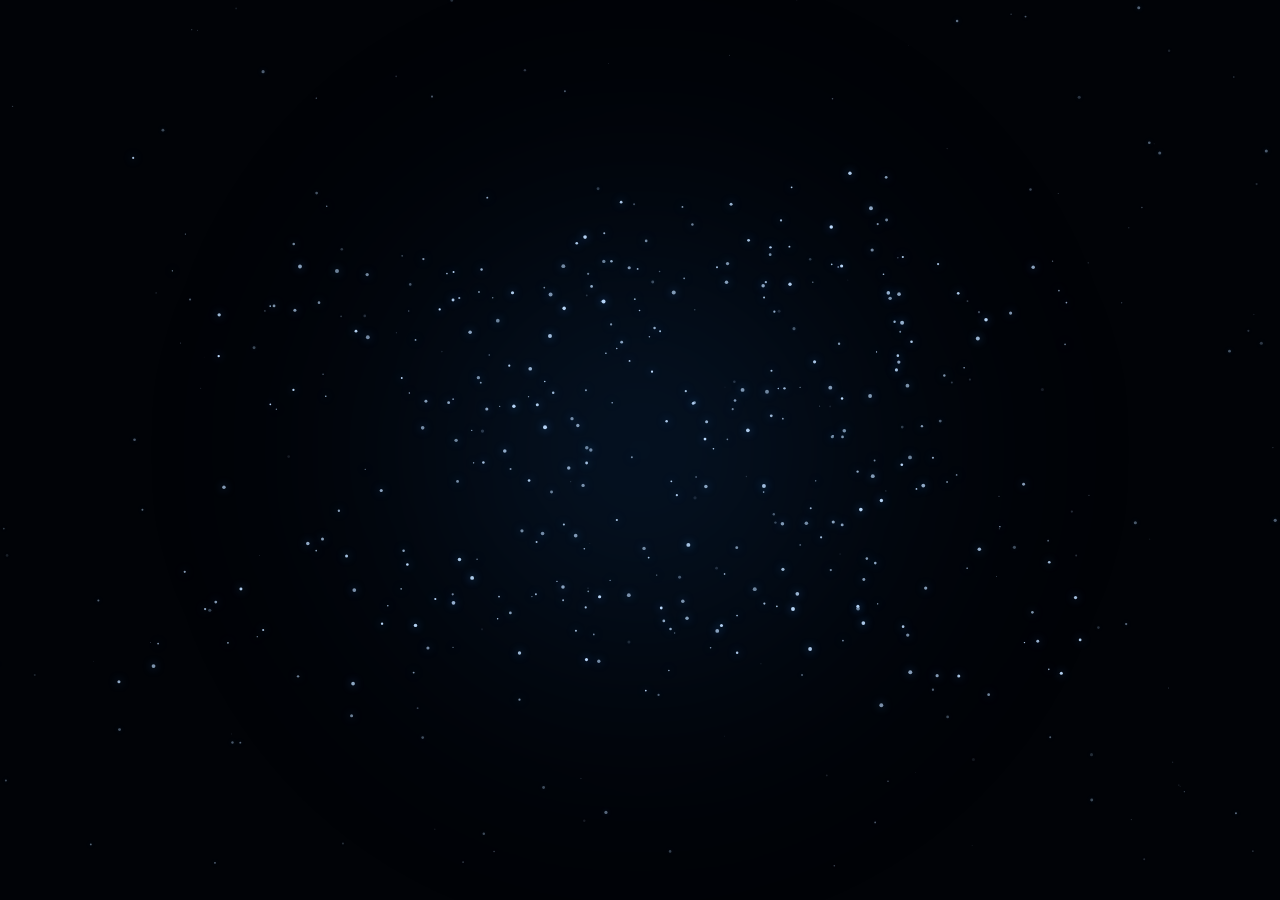
<file: index.html>
<!doctype html>
<html lang="en">
  <head>
    <meta charset="UTF-8" />
    <meta name="viewport" content="width=device-width, initial-scale=1.0" />
    <meta name="theme-color" content="#020713" />
    <title>THE UNSEEN | Your world of stories</title>

    <link rel="stylesheet" href="css/style.css" />

    <link rel="preconnect" href="https://fonts.googleapis.com" />
    <link rel="preconnect" href="https://fonts.gstatic.com" crossorigin />
    <link
      href="https://fonts.googleapis.com/css2?family=Cormorant+Garamond:wght@400;500;600;700&family=DM+Sans:wght@400;500;600;700&display=swap"
      rel="stylesheet"
    />
  </head>

  <body>
    <!-- CINEMATIC INTRO -->
    <div class="intro" id="intro">
      <canvas class="intro-particles" id="introParticles"></canvas>
      <div class="intro-atmosphere"></div>

      <div class="intro-logo" id="introLogo">
        <svg viewBox="0 0 100 60" aria-hidden="true">
          <path
            d="M5 30 Q50 -5 95 30 Q50 65 5 30Z"
            fill="none"
            stroke="currentColor"
            stroke-width="2"
          />
          <circle
            cx="50"
            cy="30"
            r="17"
            fill="none"
            stroke="currentColor"
            stroke-width="2"
          />
          <circle cx="50" cy="30" r="7" fill="currentColor" />
        </svg>
      </div>

      <div class="intro-name" id="introName">THE UNSEEN</div>
      <div class="intro-caption" id="introCaption">YOUR WORLD OF STORIES</div>
      <div class="intro-flash"></div>
    </div>

    <!-- LANDING PAGE -->
    <main class="landing hidden" id="landing">
      <div class="hero-background"></div>
      <div class="hero-shade"></div>
      <div class="hero-vignette"></div>

      <header class="navbar">
        <a href="#" class="brand" aria-label="The Unseen home">
          <div class="brand-eye">
            <svg viewBox="0 0 100 50" aria-hidden="true">
              <path
                d="M5 25 Q50 -10 95 25 Q50 60 5 25Z"
                fill="none"
                stroke="currentColor"
                stroke-width="3"
              />
              <circle
                cx="50"
                cy="25"
                r="15"
                fill="none"
                stroke="currentColor"
                stroke-width="3"
              />
              <circle cx="50" cy="25" r="7" fill="currentColor" />
            </svg>
          </div>

          <div class="brand-copy">
            <span class="brand-name">THE UNSEEN</span>
            <span class="brand-tagline">YOUR WORLD OF STORIES</span>
          </div>
        </a>

        <nav class="nav-links">
          <a href="#explore">Explore</a>
          <a href="#stories">Stories</a>
          <a href="#creators">Creators</a>
          <a href="#library">Library</a>

          <div class="more-menu">
            <button class="more-button" id="moreButton" type="button">
              More <span class="chevron">⌄</span>
            </button>

            <div class="more-dropdown" id="moreDropdown">
              <a href="#about">About us</a>
              <a href="#community">Community</a>
              <a href="#contact">Contact</a>
            </div>
          </div>
        </nav>

        <div class="nav-actions">
          <button class="nav-signin" data-auth="signin" type="button">
            Sign in
          </button>
          <button class="nav-create" data-auth="signup" type="button">
            Create account
          </button>
        </div>

        <button
          class="mobile-menu-button"
          id="mobileMenuButton"
          type="button"
          aria-label="Open menu"
          aria-expanded="false"
        >
          <span></span>
          <span></span>
        </button>
      </header>

      <section class="hero-content" id="explore">
        <div class="hero-kicker">
          <span></span>
          DISCOVER <i>•</i> READ <i>•</i> CREATE
          <span></span>
        </div>

        <h1 class="hero-title">
          <span class="title-the">THE</span>
          <span class="title-unseen">UNSEEN</span>
        </h1>

        <p class="hero-manifesto">Every story has another world</p>

        <p class="hero-description">
          Dive into a universe of stories, explore new worlds,<br
            class="desktop-break"
          />
          and find something that stays with you
        </p>

        <div class="hero-buttons">
          <button class="primary-button" id="exploreButton" type="button">
            Explore the world
            <span class="button-arrow">→</span>
          </button>

          <button class="trailer-button" id="trailerButton" type="button">
            <span class="play-icon">▶</span>
            Watch trailer
          </button>
        </div>
      </section>

      <div class="bottom-light"></div>

      <div class="mobile-menu hidden" id="mobileMenu">
        <a href="#explore">Explore</a>
        <a href="#stories">Stories</a>
        <a href="#creators">Creators</a>
        <a href="#library">Library</a>
        <button type="button" data-auth="signin">Sign in</button>
        <button type="button" data-auth="signup">Create account</button>
      </div>
    </main>

    <!-- VINYL MUSIC PLAYER -->
    <div class="vinyl-player" id="vinylPlayer">
      <audio
        id="backgroundMusic"
        src="assets/audio/the-unseen.mp3"
        loop
        preload="none"
      ></audio>

      <button
        class="vinyl-disc"
        id="vinylToggle"
        type="button"
        aria-label="Play music"
        title="Play music"
      >
        <span class="vinyl-grooves"></span>
        <span class="vinyl-label">THE<span>UNSEEN</span></span>
        <span class="vinyl-center"></span>
      </button>

      <div class="vinyl-info">
        <span class="vinyl-kicker" id="vinylStatus">READY TO PLAY</span>
        <span class="vinyl-track">The Unseen</span>

        <div class="vinyl-controls">
          <button class="vinyl-sound" id="vinylPlayButton" type="button">
            PLAY
          </button>
          <button class="vinyl-sound" id="vinylMute" type="button">MUTE</button>

          <input
            id="musicVolume"
            class="music-volume"
            type="range"
            min="0"
            max="1"
            step="0.01"
            value="0.45"
            aria-label="Music volume"
          />
        </div>
      </div>
    </div>

    <!-- AUTH MODAL -->
    <div class="auth-overlay hidden" id="authOverlay">
      <div class="auth-modal">
        <button
          class="auth-close"
          id="authClose"
          type="button"
          aria-label="Close"
        >
          ×
        </button>

        <div class="modal-logo">THE <span>UNSEEN</span></div>
        <p class="modal-kicker" id="modalKicker">YOUR JOURNEY BEGINS</p>
        <h2 id="modalTitle">Create your account</h2>
        <p class="modal-description" id="modalDescription">
          Step into a world of stories.
        </p>

        <form id="authForm">
          <div class="auth-field" id="nameGroup">
            <label for="accountName">YOUR NAME</label>
            <input id="accountName" type="text" placeholder="Your name" />
          </div>

          <div class="auth-field">
            <label for="accountEmail">EMAIL ADDRESS</label>
            <input
              id="accountEmail"
              type="email"
              placeholder="you@example.com"
              required
            />
          </div>

          <div class="auth-field">
            <label for="accountPassword">PASSWORD</label>
            <input
              id="accountPassword"
              type="password"
              placeholder="At least 6 characters"
              minlength="6"
              required
            />
          </div>

          <p class="auth-error" id="authError"></p>

          <button class="modal-submit" id="modalSubmit" type="submit">
            Create account <span>↗</span>
          </button>
        </form>

        <p class="modal-switch" id="modalSwitch">
          Already have an account?
          <button type="button" data-auth="signin">Sign in</button>
        </p>
      </div>
    </div>

    <!-- DASHBOARD -->
    <section class="dashboard hidden" id="dashboard">
      <header class="dashboard-nav">
        <div class="brand">
          <div class="brand-eye">
            <svg viewBox="0 0 100 50" aria-hidden="true">
              <path
                d="M5 25 Q50 -10 95 25 Q50 60 5 25Z"
                fill="none"
                stroke="currentColor"
                stroke-width="3"
              />
              <circle
                cx="50"
                cy="25"
                r="15"
                fill="none"
                stroke="currentColor"
                stroke-width="3"
              />
              <circle cx="50" cy="25" r="7" fill="currentColor" />
            </svg>
          </div>

          <div class="brand-copy">
            <span class="brand-name">THE UNSEEN</span>
            <span class="brand-tagline">YOUR WORLD OF STORIES</span>
          </div>
        </div>

        <button id="signoutButton" class="nav-signin" type="button">
          Sign out
        </button>
      </header>

      <div class="dashboard-welcome">
        <p class="modal-kicker">YOUR PERSONAL WORLD</p>
        <h1>Welcome to <span>the unseen.</span></h1>
        <p>Your next story is waiting to be discovered.</p>
        <div class="dashboard-user-name" id="dashboardUserName"></div>
      </div>
    </section>

    <script src="js/app.js"></script>
  </body>
</html>
</file>
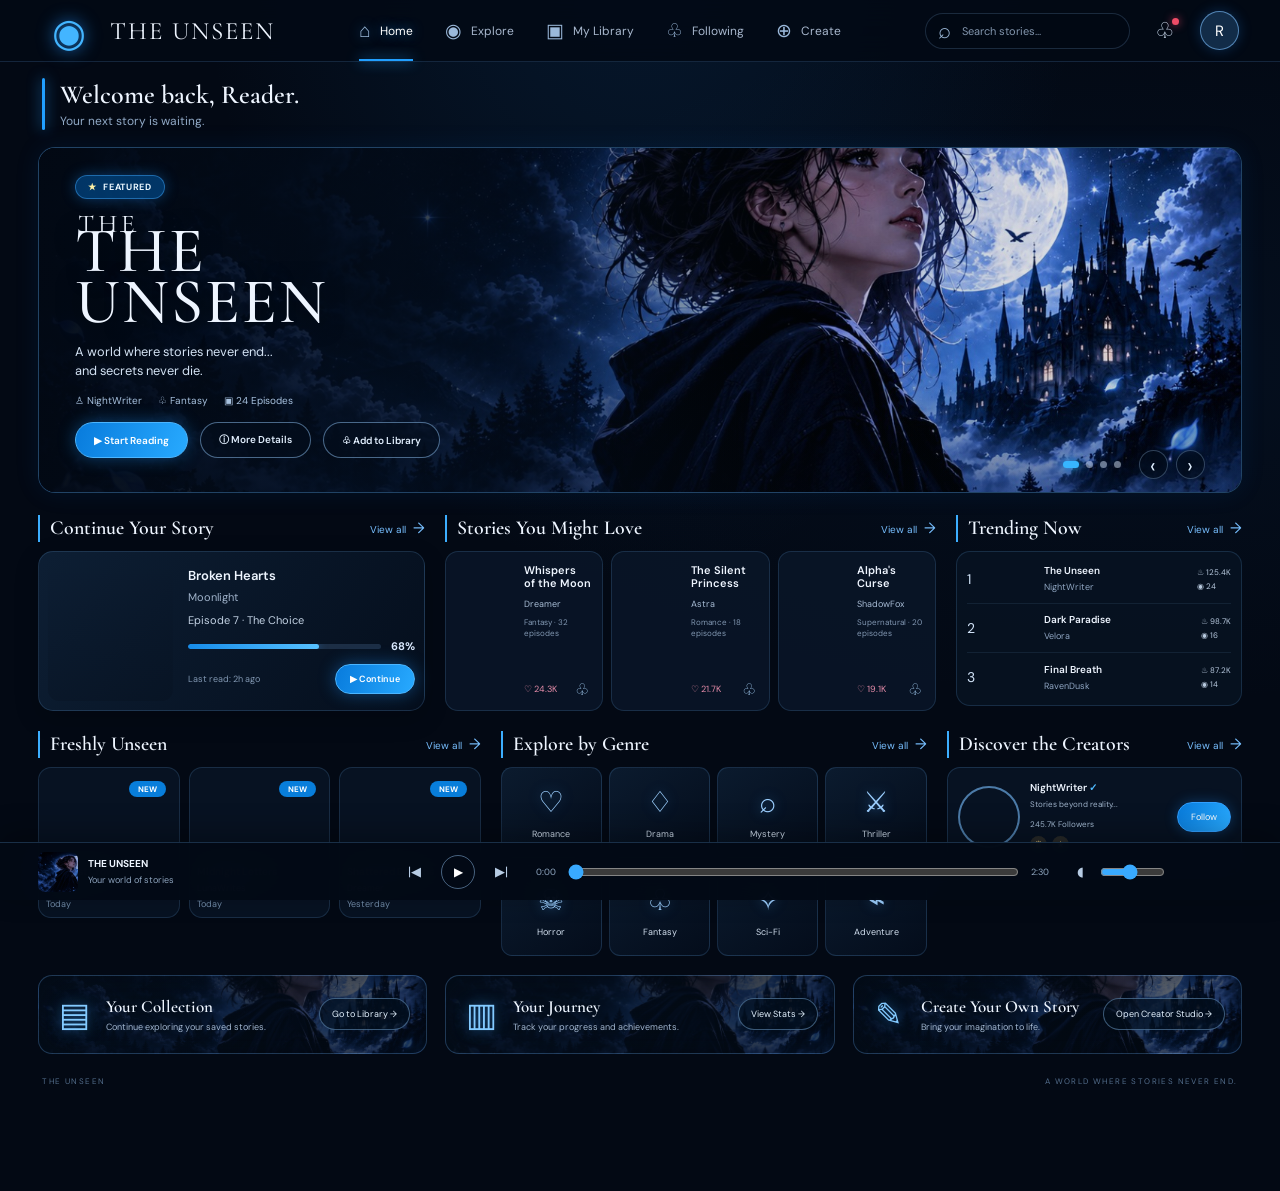
<file: pages/homepage.html>
<!doctype html>
<html lang="en">
  <head>
    <meta charset="UTF-8" />
    <meta name="viewport" content="width=device-width, initial-scale=1.0" />
    <meta name="theme-color" content="#030b18" />
    <title>THE UNSEEN | Discover Stories</title>

    <link rel="stylesheet" href="../css/homepage.css" />

    <link rel="preconnect" href="https://fonts.googleapis.com" />
    <link rel="preconnect" href="https://fonts.gstatic.com" crossorigin />
    <link
      href="https://fonts.googleapis.com/css2?family=Cormorant+Garamond:wght@400;500;600;700&family=DM+Sans:wght@400;500;600;700&display=swap"
      rel="stylesheet"
    />
  </head>

  <body>
    <div class="page-background"></div>

    <!-- TOP NAVIGATION -->
    <header class="topbar">
      <a href="homepage.html" class="brand">
        <span class="brand-eye">◉</span>
        <span class="brand-name">THE UNSEEN</span>
      </a>

      <button
        class="mobile-menu-button"
        id="mobileMenuButton"
        aria-label="Open menu"
      >
        <span></span><span></span><span></span>
      </button>

      <nav class="main-nav" id="mainNav">
        <a href="#home" class="nav-link active" data-nav="home">
          <span>⌂</span> Home
        </a>
        <a href="#explore" class="nav-link" data-nav="explore">
          <span>◉</span> Explore
        </a>
        <a href="#collection" class="nav-link" data-nav="library">
          <span>▣</span> My Library
        </a>
        <a href="#creators" class="nav-link" data-nav="following">
          <span>♧</span> Following
        </a>
        <a href="#create" class="nav-link" data-nav="create">
          <span>⊕</span> Create
        </a>
      </nav>

      <div class="topbar-actions">
        <label class="search-box">
          <span>⌕</span>
          <input
            id="storySearch"
            type="search"
            placeholder="Search stories..."
            autocomplete="off"
          />
        </label>

        <button
          class="icon-button notification-button"
          id="notificationButton"
          aria-label="Notifications"
        >
          ♧
          <span class="notification-dot"></span>
        </button>

        <a
          href="profile.html"
          class="top-avatar"
          id="topProfileButton"
          aria-label="Open profile"
        >
          <span id="topAvatarFallback">?</span>
        </a>
      </div>
    </header>

    <main id="home" class="homepage">
      <!-- WELCOME -->
      <section class="welcome-section">
        <div class="welcome-line"></div>
        <div>
          <p class="welcome-title">
            Welcome back, <span id="welcomeName">Reader</span>.
          </p>
          <p class="welcome-subtitle">Your next story is waiting.</p>
        </div>
      </section>

      <!-- FEATURED STORY -->
      <section class="featured-section" id="featuredSection">
        <div class="featured-backdrop" id="featuredImage"></div>
        <div class="featured-shade"></div>

        <div class="featured-content">
          <span class="featured-label"><span>★</span> FEATURED</span>
          <p class="featured-overline">THE</p>
          <h1 id="featuredTitle">THE<br />UNSEEN</h1>
          <p class="featured-description" id="featuredDescription">
            A world where stories never end...<br />
            and secrets never die.
          </p>

          <div class="featured-meta">
            <span>♙ NightWriter</span>
            <span>♧ Fantasy</span>
            <span>▣ 24 Episodes</span>
          </div>

          <div class="featured-actions">
            <button class="primary-button" id="readFeaturedButton">
              ▶ Start Reading
            </button>
            <button class="outline-button" id="detailsFeaturedButton">
              ⓘ More Details
            </button>
            <button class="outline-button" id="saveFeaturedButton">
              ♧ Add to Library
            </button>
          </div>
        </div>

        <div class="featured-controls">
          <div class="featured-dots">
            <button
              class="featured-dot active"
              data-slide="0"
              aria-label="Featured story 1"
            ></button>
            <button
              class="featured-dot"
              data-slide="1"
              aria-label="Featured story 2"
            ></button>
            <button
              class="featured-dot"
              data-slide="2"
              aria-label="Featured story 3"
            ></button>
            <button
              class="featured-dot"
              data-slide="3"
              aria-label="Featured story 4"
            ></button>
          </div>
          <button
            class="round-arrow"
            id="previousFeatured"
            aria-label="Previous featured story"
          >
            ‹
          </button>
          <button
            class="round-arrow"
            id="nextFeatured"
            aria-label="Next featured story"
          >
            ›
          </button>
        </div>
      </section>

      <!-- MAIN DASHBOARD GRID -->
      <div class="dashboard-grid">
        <!-- CONTINUE READING -->
        <section class="content-section continue-section" id="continueSection">
          <div class="section-heading">
            <h2>Continue Your Story</h2>
            <a href="#continueSection" class="view-all"
              >View all <span>→</span></a
            >
          </div>

          <article
            class="continue-card story-item"
            data-search="broken hearts moonlight episode choice"
          >
            <div class="continue-cover cover-broken"></div>
            <div class="continue-info">
              <h3>Broken Hearts</h3>
              <p class="story-author">Moonlight</p>
              <p class="episode-line">Episode 7 · The Choice</p>

              <div class="progress-row">
                <div class="progress-track">
                  <span style="width: 68%"></span>
                </div>
                <strong>68%</strong>
              </div>

              <div class="continue-bottom">
                <span>Last read: 2h ago</span>
                <button class="small-primary-button story-action">
                  ▶ Continue
                </button>
              </div>
            </div>
          </article>
        </section>

        <!-- RECOMMENDED -->
        <section class="content-section recommended-section" id="explore">
          <div class="section-heading">
            <h2>Stories You Might Love</h2>
            <a href="#freshSection" class="view-all">View all <span>→</span></a>
          </div>

          <div class="recommendation-grid">
            <article
              class="recommendation-card story-item"
              data-search="whispers of the moon dreamer fantasy"
            >
              <div class="recommendation-cover cover-whispers"></div>
              <div class="recommendation-info">
                <h3>Whispers<br />of the Moon</h3>
                <p>Dreamer</p>
                <small>Fantasy · 32 episodes</small>
                <div class="card-actions">
                  <span>♡ 24.3K</span>
                  <button
                    class="bookmark-button"
                    aria-label="Save Whispers of the Moon"
                  >
                    ♧
                  </button>
                </div>
              </div>
            </article>

            <article
              class="recommendation-card story-item"
              data-search="the silent princess astra romance"
            >
              <div class="recommendation-cover cover-princess"></div>
              <div class="recommendation-info">
                <h3>The Silent<br />Princess</h3>
                <p>Astra</p>
                <small>Romance · 18 episodes</small>
                <div class="card-actions">
                  <span>♡ 21.7K</span>
                  <button
                    class="bookmark-button"
                    aria-label="Save The Silent Princess"
                  >
                    ♧
                  </button>
                </div>
              </div>
            </article>

            <article
              class="recommendation-card story-item"
              data-search="alphas curse shadowfox supernatural"
            >
              <div class="recommendation-cover cover-alpha"></div>
              <div class="recommendation-info">
                <h3>Alpha's<br />Curse</h3>
                <p>ShadowFox</p>
                <small>Supernatural · 20 episodes</small>
                <div class="card-actions">
                  <span>♡ 19.1K</span>
                  <button
                    class="bookmark-button"
                    aria-label="Save Alpha's Curse"
                  >
                    ♧
                  </button>
                </div>
              </div>
            </article>
          </div>
        </section>

        <!-- TRENDING -->
        <section class="content-section trending-section" id="trendingSection">
          <div class="section-heading">
            <h2>Trending Now</h2>
            <a href="#trendingSection" class="view-all"
              >View all <span>→</span></a
            >
          </div>

          <div class="trending-list">
            <article
              class="trending-item story-item"
              data-search="the unseen nightwriter fantasy"
            >
              <span class="trend-number">1</span>
              <div class="trend-cover cover-trend-one"></div>
              <div class="trend-info">
                <h3>The Unseen</h3>
                <p>NightWriter</p>
              </div>
              <div class="trend-stats">
                <span>♨ 125.4K</span><span>◉ 24</span>
              </div>
            </article>

            <article
              class="trending-item story-item"
              data-search="dark paradise velora"
            >
              <span class="trend-number">2</span>
              <div class="trend-cover cover-trend-two"></div>
              <div class="trend-info">
                <h3>Dark Paradise</h3>
                <p>Velora</p>
              </div>
              <div class="trend-stats">
                <span>♨ 98.7K</span><span>◉ 16</span>
              </div>
            </article>

            <article
              class="trending-item story-item"
              data-search="final breath ravendusk"
            >
              <span class="trend-number">3</span>
              <div class="trend-cover cover-trend-three"></div>
              <div class="trend-info">
                <h3>Final Breath</h3>
                <p>RavenDusk</p>
              </div>
              <div class="trend-stats">
                <span>♨ 87.2K</span><span>◉ 14</span>
              </div>
            </article>
          </div>
        </section>
      </div>

      <!-- SECOND DASHBOARD ROW -->
      <div class="lower-grid">
        <!-- FRESH STORIES -->
        <section class="content-section fresh-section" id="freshSection">
          <div class="section-heading">
            <h2>Freshly Unseen</h2>
            <a href="#freshSection" class="view-all">View all <span>→</span></a>
          </div>

          <div class="fresh-grid">
            <article
              class="fresh-card story-item"
              data-search="the lost crown eclipse fantasy"
            >
              <div class="fresh-cover cover-crown">
                <span class="new-label">NEW</span>
              </div>
              <h3>The Lost Crown</h3>
              <p>Eclipse</p>
              <small>Today</small>
            </article>

            <article
              class="fresh-card story-item"
              data-search="midnight letters lunawrites"
            >
              <div class="fresh-cover cover-letters">
                <span class="new-label">NEW</span>
              </div>
              <h3>Midnight Letters</h3>
              <p>LunaWrites</p>
              <small>Today</small>
            </article>

            <article
              class="fresh-card story-item"
              data-search="shattered dreams dreamer"
            >
              <div class="fresh-cover cover-dreams">
                <span class="new-label">NEW</span>
              </div>
              <h3>Shattered Dreams</h3>
              <p>Dreamer</p>
              <small>Yesterday</small>
            </article>
          </div>
        </section>

        <!-- GENRES -->
        <section class="content-section genre-section">
          <div class="section-heading">
            <h2>Explore by Genre</h2>
            <a href="#explore" class="view-all">View all <span>→</span></a>
          </div>

          <div class="genre-grid">
            <button class="genre-card" data-genre="Romance">
              <span>♡</span><small>Romance</small>
            </button>
            <button class="genre-card" data-genre="Drama">
              <span>♢</span><small>Drama</small>
            </button>
            <button class="genre-card" data-genre="Mystery">
              <span>⌕</span><small>Mystery</small>
            </button>
            <button class="genre-card" data-genre="Thriller">
              <span>⚔</span><small>Thriller</small>
            </button>
            <button class="genre-card" data-genre="Horror">
              <span>☠</span><small>Horror</small>
            </button>
            <button class="genre-card" data-genre="Fantasy">
              <span>♧</span><small>Fantasy</small>
            </button>
            <button class="genre-card" data-genre="Sci-Fi">
              <span>✧</span><small>Sci-Fi</small>
            </button>
            <button class="genre-card" data-genre="Adventure">
              <span>⌁</span><small>Adventure</small>
            </button>
          </div>
        </section>

        <!-- CREATORS -->
        <section class="content-section creators-section" id="creatorsSection">
          <div class="section-heading">
            <h2>Discover the Creators</h2>
            <a href="#creatorsSection" class="view-all"
              >View all <span>→</span></a
            >
          </div>

          <article class="creator-card">
            <div class="creator-avatar creator-nightwriter"></div>
            <div class="creator-info">
              <h3>NightWriter <span class="verified-mark">✓</span></h3>
              <p>Stories beyond reality...</p>
              <small>245.7K Followers</small>
              <div class="creator-badges"><span>♛</span><span>★</span></div>
            </div>
            <button class="follow-button">Follow</button>
          </article>
        </section>
      </div>

      <!-- BOTTOM FEATURE CARDS -->
      <section class="feature-cards">
        <article class="feature-card collection-feature" id="collection">
          <div class="feature-symbol">▤</div>
          <div>
            <h2>Your Collection</h2>
            <p>Continue exploring your saved stories.</p>
          </div>
          <button
            class="feature-button"
            data-toast="Your library is coming soon."
          >
            Go to Library →
          </button>
        </article>

        <article class="feature-card journey-feature" id="journey">
          <div class="feature-symbol">▥</div>
          <div>
            <h2>Your Journey</h2>
            <p>Track your progress and achievements.</p>
          </div>
          <a href="profile.html" class="feature-button">View Stats →</a>
        </article>

        <article class="feature-card create-feature" id="create">
          <div class="feature-symbol">✎</div>
          <div>
            <h2>Create Your Own Story</h2>
            <p>Bring your imagination to life.</p>
          </div>
          <button
            class="feature-button"
            data-toast="Creator Studio is coming soon."
          >
            Open Creator Studio →
          </button>
        </article>
      </section>

      <footer class="homepage-footer">
        <span>THE UNSEEN</span>
        <span>A WORLD WHERE STORIES NEVER END.</span>
      </footer>
    </main>

    <!-- MUSIC PLAYER -->
    <audio
      id="homepageMusic"
      src="../assets/audio/the-unseen.mp3"
      preload="auto"
      loop
    ></audio>

    <div class="music-player">
      <div class="music-track">
        <div class="music-art"></div>
        <div class="music-track-info">
          <strong>THE UNSEEN</strong>
          <span>Your world of stories</span>
        </div>
      </div>

      <div class="music-controls">
        <button id="musicPrevious" aria-label="Previous track">|◀</button>
        <button
          id="musicPlayButton"
          class="music-play-button"
          aria-label="Play music"
        >
          ▶
        </button>
        <button id="musicNext" aria-label="Next track">▶|</button>
      </div>

      <div class="music-progress">
        <span id="musicCurrentTime">0:00</span>
        <input id="musicSeek" type="range" min="0" max="100" value="0" />
        <span id="musicDuration">0:00</span>
      </div>

      <div class="music-extra">
        <button id="musicMuteButton" aria-label="Mute music">◖</button>
        <input
          id="musicVolume"
          type="range"
          min="0"
          max="1"
          step="0.01"
          value="0.45"
        />
      </div>
    </div>

    <div class="toast" id="homepageToast" role="status"></div>

    <script src="../js/homepage.js"></script>
  </body>
</html>
</file>
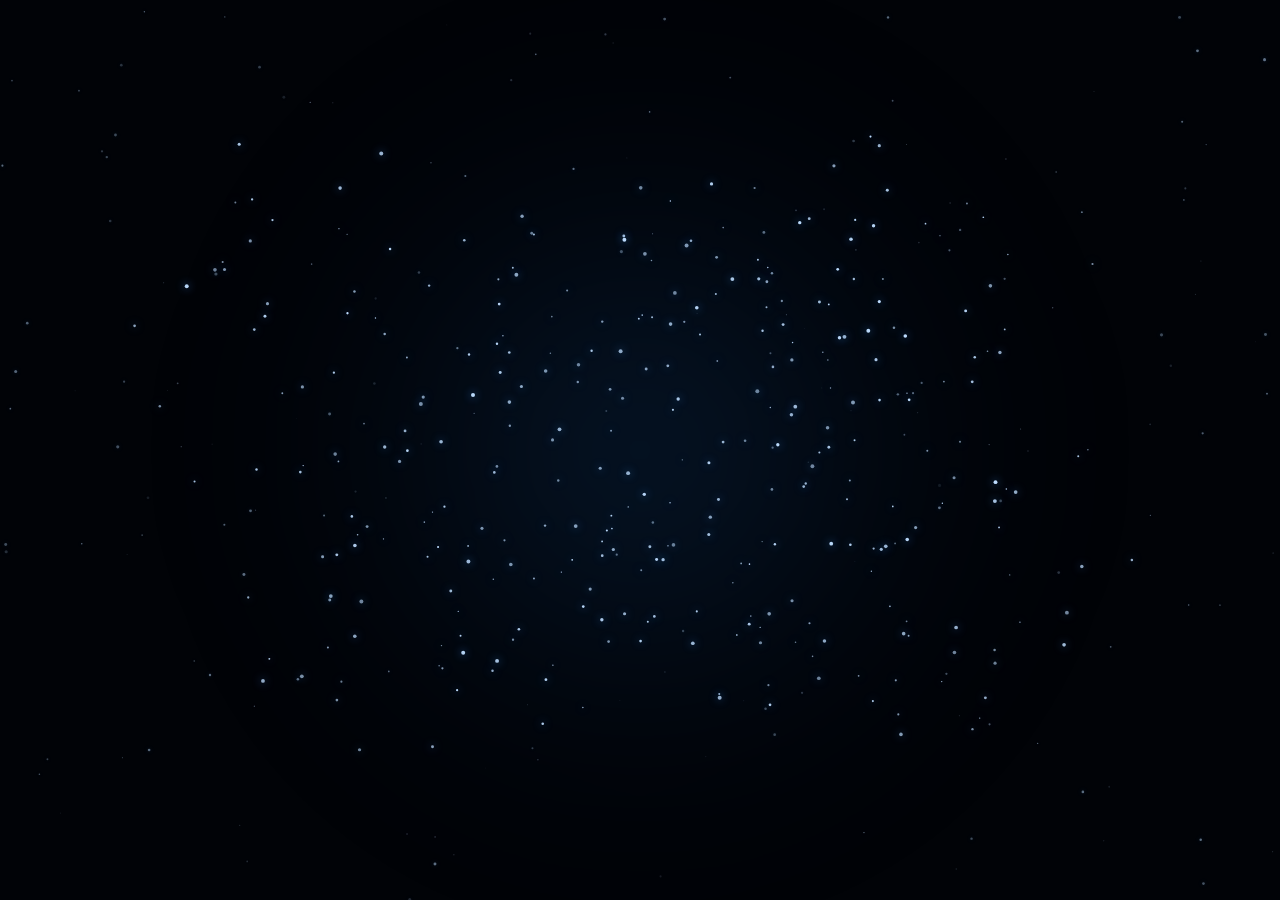
<file: pages/profile-setup.html>
<!doctype html>
<html lang="en">
  <head>
    <meta charset="UTF-8" />
    <meta name="viewport" content="width=device-width, initial-scale=1.0" />
    <meta name="theme-color" content="#050a13" />
    <title>Create your profile | THE UNSEEN</title>

    <link rel="stylesheet" href="../css/profile-setup.css" />

    <link rel="preconnect" href="https://fonts.googleapis.com" />
    <link rel="preconnect" href="https://fonts.gstatic.com" crossorigin />
    <link
      href="https://fonts.googleapis.com/css2?family=Cormorant+Garamond:wght@400;500;600;700&family=DM+Sans:wght@400;500;600;700&display=swap"
      rel="stylesheet"
    />
  </head>

  <body>
    <div class="setup-background"></div>
    <div class="setup-glow setup-glow-one"></div>
    <div class="setup-glow setup-glow-two"></div>

    <main class="setup-page">
      <header class="setup-header">
        <a class="setup-brand" href="../index.html">
          <span class="setup-brand-mark">◈</span>
          <span>THE UNSEEN</span>
        </a>

        <span class="setup-step">YOUR IDENTITY <span>01 / 02</span></span>
      </header>

      <section class="setup-content">
        <div class="setup-heading">
          <p class="eyebrow">BEYOND THE STORY</p>
          <h1>Create your <span>identity.</span></h1>
          <p class="setup-description">
            Every reader has a place in this world. Make yours recognizable.
          </p>
        </div>

        <form id="profileForm" class="profile-form">
          <div class="avatar-section">
            <div class="avatar-preview" id="avatarPreview">
              <span>?</span>
            </div>

            <div class="avatar-actions">
              <label for="avatarInput" class="upload-button">
                Upload profile picture
              </label>
              <input type="file" id="avatarInput" accept="image/*" hidden />
              <button type="button" id="removeAvatar" class="remove-avatar">
                Remove photo
              </button>
              <p>JPG, PNG or WEBP. Maximum 8 MB.</p>
            </div>
          </div>

          <div class="form-divider"></div>

          <div class="form-grid">
            <div class="form-field">
              <label for="displayName">DISPLAY NAME <span>*</span></label>
              <input
                id="displayName"
                type="text"
                maxlength="40"
                placeholder="How should we call you?"
                required
              />
            </div>

            <div class="form-field">
              <label for="username">USERNAME <span>*</span></label>
              <div class="username-input">
                <span>@</span>
                <input
                  id="username"
                  type="text"
                  minlength="3"
                  maxlength="20"
                  placeholder="yourusername"
                  required
                />
              </div>
              <small>Letters, numbers, underscores and dots.</small>
            </div>

            <div class="form-field full-width">
              <label for="bio">ABOUT YOU</label>
              <textarea
                id="bio"
                maxlength="180"
                rows="4"
                placeholder="Tell the world a little about yourself..."
              ></textarea>
              <small class="character-count"
                ><span id="bioCount">0</span> / 180</small
              >
            </div>

            <div class="form-field">
              <label for="location">LOCATION</label>
              <input
                id="location"
                type="text"
                maxlength="60"
                placeholder="Your city or country"
              />
            </div>

            <div class="form-field">
              <label for="website">WEBSITE</label>
              <input
                id="website"
                type="url"
                maxlength="150"
                placeholder="https://yourwebsite.com"
              />
            </div>
          </div>

          <p class="form-error" id="formError" role="alert"></p>

          <div class="form-bottom">
            <p>Your profile can be edited later.</p>
            <button type="submit" class="continue-button">
              Create my profile <span>↗</span>
            </button>
          </div>
        </form>
      </section>

      <footer class="setup-footer">
        <span>THE UNSEEN</span>
        <span>A DIFFERENT WORLD IS WAITING.</span>
      </footer>
    </main>

    <script src="../js/profile-setup.js"></script>
  </body>
</html>
</file>
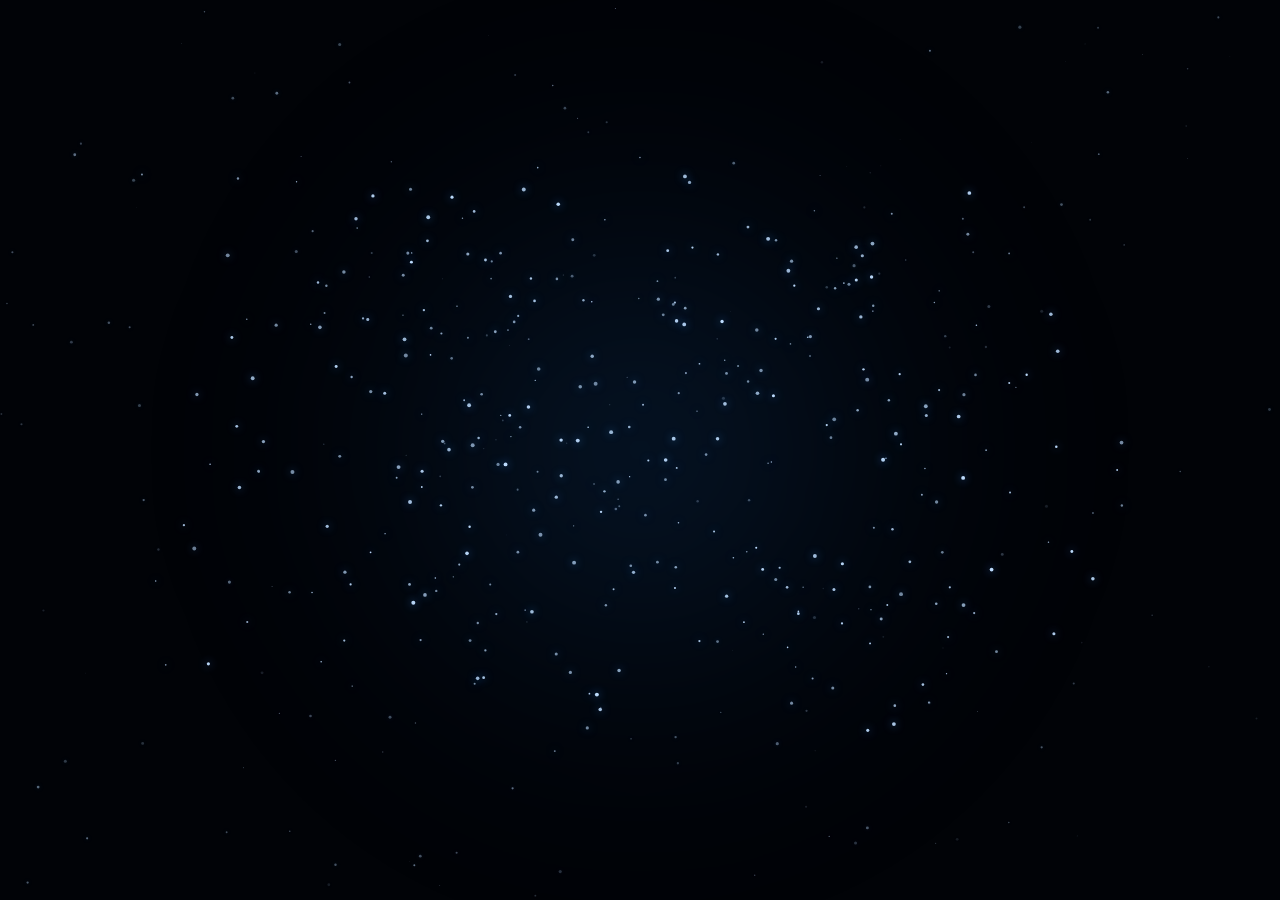
<file: pages/profile.html>
<!doctype html>
<html lang="en">
  <head>
    <meta charset="UTF-8" />
    <meta name="viewport" content="width=device-width, initial-scale=1.0" />
    <meta name="theme-color" content="#050a13" />
    <title>Your profile | THE UNSEEN</title>

    <link rel="stylesheet" href="../css/profile.css" />

    <link rel="preconnect" href="https://fonts.googleapis.com" />
    <link rel="preconnect" href="https://fonts.gstatic.com" crossorigin />
    <link
      href="https://fonts.googleapis.com/css2?family=Cormorant+Garamond:wght@400;500;600;700&family=DM+Sans:wght@400;500;600;700&display=swap"
      rel="stylesheet"
    />
  </head>

  <body>
    <div class="profile-background"></div>

    <header class="profile-navbar">
      <a href="../index.html" class="profile-brand">
        <span class="profile-brand-mark">◈</span>
        <span>THE UNSEEN</span>
      </a>

      <nav class="profile-nav-actions">
        <a href="homepage.html" class="profile-nav-link">Discover</a>
        <button
          id="editProfileButton"
          class="edit-profile-button"
          type="button"
        >
          Edit profile
        </button>
        <button id="profileSignoutButton" class="signout-button" type="button">
          Sign out
        </button>
      </nav>
    </header>

    <main class="profile-main">
      <section class="profile-cover">
        <div class="cover-glow"></div>
        <div class="cover-caption">A READER'S WORLD</div>
      </section>

      <section class="profile-intro">
        <div class="profile-avatar" id="profileAvatar">
          <span>?</span>
        </div>

        <div class="profile-identity">
          <p class="profile-eyebrow">THE UNSEEN MEMBER</p>
          <h1 id="profileDisplayName">Your name</h1>
          <p class="profile-username" id="profileUsername">@username</p>
        </div>

        <div class="profile-member-label">
          <span class="member-dot"></span>
          MEMBER
        </div>
      </section>

      <section class="profile-bio-section">
        <section class="profile-continue">
          <a href="homepage.html" class="continue-button">
            <span>Continue exploring</span>
            <span class="continue-arrow">↗</span>
          </a>
        </section>

        <p class="profile-bio" id="profileBio">Your story begins here.</p>

        <div class="profile-details">
          <span id="profileLocation" class="profile-detail hidden"></span>
          <a
            id="profileWebsite"
            class="profile-detail hidden"
            href="#"
            target="_blank"
            rel="noopener noreferrer"
          ></a>
        </div>
      </section>

      <section class="profile-stats">
        <div class="stat-item">
          <span class="stat-number" id="storiesReadCount">0</span>
          <span class="stat-label">STORIES READ</span>
        </div>

        <div class="stat-item">
          <span class="stat-number" id="followersCount">0</span>
          <span class="stat-label">FOLLOWERS</span>
        </div>

        <div class="stat-item">
          <span class="stat-number" id="followingCount">0</span>
          <span class="stat-label">FOLLOWING</span>
        </div>
      </section>

      <section class="achievements-section">
        <div class="section-heading">
          <div>
            <p class="profile-eyebrow">MILESTONES & DISCOVERIES</p>
            <h2>Your <span>achievements.</span></h2>
          </div>

          <span class="achievement-total" id="achievementTotal"
            >0 UNLOCKED</span
          >
        </div>

        <div class="achievements-grid" id="achievementsGrid"></div>
      </section>

      <section class="profile-activity-section">
        <p class="profile-eyebrow">YOUR JOURNEY</p>
        <h2>A world <span>to explore.</span></h2>
        <p class="activity-placeholder">
          Your reading journey will appear here as you discover stories.
        </p>
      </section>
    </main>

    <footer class="profile-footer">
      <span>THE UNSEEN</span>
      <span>EVERY READER HAS A STORY.</span>
    </footer>

    <script src="../js/profile-data.js"></script>
    <script src="../js/achievements.js"></script>
    <script src="../js/profile.js"></script>
  </body>
</html>
</file>
<file: css/style.css>
/* =========================================
   THE UNSEEN
   MAIN STYLESHEET
========================================= */

:root {
  --night: #020713;
  --blue: #168dff;
  --ice: #b9ddff;
  --white: #f4f7ff;
  --muted: #a8b9d3;
  --serif: "Cormorant Garamond", Georgia, serif;
  --sans: "DM Sans", sans-serif;
}

* {
  box-sizing: border-box;
  margin: 0;
  padding: 0;
}

html,
body {
  width: 100%;
  height: 100%;
  overflow: hidden;
}

html {
  scroll-behavior: auto;
}

body {
  min-height: 100%;
  background: var(--night);
  color: var(--white);
  font-family: var(--sans);
  overflow: hidden;
}

button,
input {
  font: inherit;
}

button,
a {
  -webkit-tap-highlight-color: transparent;
}

button {
  cursor: pointer;
}

a {
  color: inherit;
  text-decoration: none;
}

.hidden {
  display: none !important;
}

/* =========================================
   CINEMATIC INTRO
========================================= */

.intro {
  position: fixed;
  inset: 0;
  z-index: 10000;
  display: flex;
  align-items: center;
  justify-content: center;
  overflow: hidden;
  isolation: isolate;
  background: #010307;
  opacity: 1;
  visibility: visible;
  transition:
    opacity 1.15s ease,
    visibility 1.15s ease;
}

.intro.fade-out {
  opacity: 0;
  visibility: hidden;
  pointer-events: none;
}

.intro-particles {
  position: absolute;
  inset: 0;
  z-index: 1;
  width: 100%;
  height: 100%;
  pointer-events: none;
}

.intro-atmosphere {
  position: absolute;
  z-index: 0;
  width: 60vw;
  height: 60vw;
  max-width: 750px;
  max-height: 750px;
  border-radius: 50%;
  background: radial-gradient(
    circle,
    rgba(34, 111, 194, 0.17),
    rgba(12, 48, 94, 0.07) 45%,
    transparent 70%
  );
  filter: blur(55px);
  opacity: 0;
  animation: atmosphereAppear 3s ease forwards;
  pointer-events: none;
}

.intro-name {
  display: none;
}

.intro-logo {
  position: absolute;
  z-index: 3;
  top: calc(50% - 105px);
  left: 50%;
  width: clamp(58px, 7vw, 82px);
  color: #d6ebff;
  opacity: 0;
  transform: translate(-50%, 18px) scale(0.7);
  filter: drop-shadow(0 0 12px rgba(91, 169, 255, 0.8));
  pointer-events: none;
}

.intro-logo svg {
  display: block;
  width: 100%;
  overflow: visible;
}

.intro.logo-visible .intro-logo {
  animation: logoReveal 1.15s cubic-bezier(0.2, 0.8, 0.2, 1) forwards;
}

.intro-caption {
  position: absolute;
  z-index: 3;
  top: calc(50% + 85px);
  left: 50%;
  width: 100%;
  padding: 0 15px;
  transform: translate(-50%, 15px);
  text-align: center;
  color: #a9c9ed;
  font-family: var(--sans);
  font-size: 10px;
  font-weight: 500;
  letter-spacing: 0.42em;
  opacity: 0;
  pointer-events: none;
}

.intro.caption-visible .intro-caption {
  animation: captionReveal 1s ease forwards;
}

.intro-flash {
  position: absolute;
  inset: 0;
  z-index: 5;
  background: #f4f9ff;
  opacity: 0;
  clip-path: circle(0% at 50% 50%);
  pointer-events: none;
}

.intro.burst .intro-flash {
  animation: whiteSpread 1.5s cubic-bezier(0.2, 0.7, 0.25, 1) forwards;
}

@keyframes atmosphereAppear {
  from {
    opacity: 0;
    transform: scale(0.6);
  }
  to {
    opacity: 1;
    transform: scale(1.15);
  }
}

@keyframes logoReveal {
  0% {
    opacity: 0;
    transform: translate(-50%, 18px) scale(0.7);
    filter: blur(10px) drop-shadow(0 0 0 transparent);
  }
  65% {
    opacity: 1;
    transform: translate(-50%, -4px) scale(1.1);
    filter: blur(0) drop-shadow(0 0 25px #168dff);
  }
  100% {
    opacity: 1;
    transform: translate(-50%, 0) scale(1);
    filter: drop-shadow(0 0 12px rgba(91, 169, 255, 0.8));
  }
}

@keyframes captionReveal {
  to {
    opacity: 1;
    transform: translate(-50%, 0);
  }
}

@keyframes whiteSpread {
  0% {
    opacity: 0;
    clip-path: circle(0% at 50% 50%);
  }
  25% {
    opacity: 1;
  }
  100% {
    opacity: 1;
    clip-path: circle(150% at 50% 50%);
  }
}

/* =========================================
   LANDING PAGE
========================================= */

.landing {
  position: fixed;
  inset: 0;
  isolation: isolate;
  width: 100%;
  height: 100vh;
  height: 100svh;
  overflow: hidden;
  background: #030b1a;
  animation: pageReveal 1.3s ease both;
}

@keyframes pageReveal {
  from {
    opacity: 0;
  }
  to {
    opacity: 1;
  }
}

.hero-background,
.hero-shade,
.hero-vignette {
  position: absolute;
  inset: 0;
  pointer-events: none;
}

.hero-background {
  z-index: -3;
  background-image: url("../assets/images/hero-background.jpeg");
  background-position: center 42%;
  background-size: cover;
  transform: scale(1.015);
  animation: backgroundDrift 24s ease-in-out infinite alternate;
}

@keyframes backgroundDrift {
  from {
    transform: scale(1.015) translateX(0);
  }
  to {
    transform: scale(1.07) translateX(-0.5%);
  }
}

.hero-shade {
  z-index: -2;
  background:
    linear-gradient(
      90deg,
      rgba(1, 7, 19, 0.78) 0%,
      rgba(1, 8, 22, 0.54) 40%,
      rgba(1, 7, 18, 0.08) 75%
    ),
    linear-gradient(
      180deg,
      rgba(1, 6, 16, 0.58) 0%,
      transparent 25%,
      transparent 68%,
      rgba(1, 7, 18, 0.5) 100%
    );
}

.hero-vignette {
  z-index: -1;
  background: radial-gradient(
    ellipse at center,
    transparent 35%,
    rgba(0, 4, 13, 0.5) 100%
  );
}

/* =========================================
   NAVIGATION
========================================= */

.navbar {
  position: relative;
  z-index: 10;
  width: 100%;
  height: 96px;
  padding: 0 3.5%;
  display: flex;
  align-items: center;
  justify-content: space-between;
  gap: 35px;
}

.brand {
  display: flex;
  align-items: center;
  gap: 17px;
  flex-shrink: 0;
}

.brand-eye {
  width: 82px;
  color: #39aaff;
  filter: drop-shadow(0 0 9px #168dff)
    drop-shadow(0 0 20px rgba(22, 141, 255, 0.7));
}

.brand-eye svg {
  display: block;
  width: 100%;
}

.brand-copy {
  display: flex;
  flex-direction: column;
  gap: 2px;
}

.brand-name {
  font-family: var(--serif);
  font-size: 25px;
  letter-spacing: 0.055em;
  white-space: nowrap;
}

.brand-tagline {
  font-size: 8px;
  color: #a9c4e4;
  letter-spacing: 0.24em;
  text-align: center;
}

.nav-links {
  display: flex;
  align-items: center;
  gap: clamp(22px, 4vw, 58px);
  margin: 0 auto;
}

.nav-links > a,
.more-button {
  color: #dce8f8;
  font-size: 13px;
  transition: color 0.25s ease;
}

.nav-links > a:hover,
.more-button:hover {
  color: #55b7ff;
}

.more-menu {
  position: relative;
}

.more-button {
  border: 0;
  background: none;
}

.chevron {
  margin-left: 7px;
  font-size: 17px;
}

.more-dropdown {
  position: absolute;
  top: 35px;
  left: -18px;
  min-width: 155px;
  padding: 9px;
  border: 1px solid rgba(116, 177, 235, 0.25);
  border-radius: 14px;
  background: rgba(3, 13, 29, 0.94);
  backdrop-filter: blur(18px);
  opacity: 0;
  visibility: hidden;
  transform: translateY(8px);
  transition: 0.25s ease;
}

.more-menu.open .more-dropdown {
  opacity: 1;
  visibility: visible;
  transform: translateY(0);
}

.more-dropdown a {
  display: block;
  padding: 11px;
  border-radius: 8px;
  font-size: 12px;
  color: #c6d8ed;
}

.more-dropdown a:hover {
  background: rgba(52, 145, 230, 0.15);
}

.nav-actions {
  display: flex;
  align-items: center;
  gap: 17px;
  flex-shrink: 0;
}

.nav-signin,
.nav-create {
  height: 44px;
  padding: 0 29px;
  border-radius: 30px;
  font-size: 12px;
  transition: 0.3s ease;
}

.nav-signin {
  color: #eef6ff;
  border: 1px solid #4b9de5;
  background: rgba(2, 12, 28, 0.35);
  box-shadow: inset 0 0 12px rgba(43, 144, 255, 0.08);
}

.nav-signin:hover {
  background: rgba(31, 119, 204, 0.22);
  box-shadow: 0 0 20px rgba(34, 143, 255, 0.25);
}

.nav-create {
  color: #041326;
  font-weight: 700;
  border: 1px solid #8ed4ff;
  background: linear-gradient(110deg, #61caff, #1688ef);
  box-shadow:
    0 0 12px #168dff,
    0 0 28px rgba(22, 141, 255, 0.48),
    inset 0 1px 5px rgba(255, 255, 255, 0.7);
}

.nav-create:hover {
  transform: translateY(-2px);
  box-shadow:
    0 0 18px #168dff,
    0 0 38px rgba(22, 141, 255, 0.65);
}

.mobile-menu-button {
  display: none;
}

/* =========================================
   HERO
========================================= */

.hero-content {
  --unseen-size: clamp(90px, 10.5vw, 155px);

  position: relative;
  z-index: 2;
  width: min(670px, 54%);
  margin-left: 7.8%;
  margin-top: clamp(35px, 6.5vh, 78px);
  text-align: left;
  animation: heroTextReveal 1.5s 0.3s both;
}

@keyframes heroTextReveal {
  from {
    opacity: 0;
    transform: translateY(25px);
  }
  to {
    opacity: 1;
    transform: translateY(0);
  }
}

.hero-kicker {
  display: flex;
  align-items: center;
  gap: 15px;
  color: #83bdf2;
  font-size: 11px;
  letter-spacing: 0.24em;
  font-weight: 600;
}

.hero-kicker span {
  display: block;
  width: 55px;
  height: 1px;
  background: linear-gradient(90deg, transparent, #48aaff);
  box-shadow: 0 0 7px #168dff;
}

.hero-kicker span:last-child {
  background: linear-gradient(90deg, #48aaff, transparent);
}

.hero-kicker i {
  color: #45aaff;
  font-style: normal;
}

.hero-title {
  position: relative;
  display: flex;
  flex-direction: column;
  align-items: flex-start;
  margin-top: 12px;
  font-family: var(--serif);
  font-weight: 500;
  line-height: 0.82;
  text-shadow: 0 3px 28px rgba(54, 132, 220, 0.55);
}

.title-the {
  display: block;
  width: auto;
  margin: 0 0 5px 0;
  padding-left: 0;
  text-align: left;
  font-size: clamp(45px, 5vw, 74px);
  letter-spacing: 0.08em;
}

.title-unseen {
  display: block;
  font-size: var(--unseen-size);
  letter-spacing: -0.035em;
  background: linear-gradient(180deg, #fff 8%, #d8eaff 48%, #83b7ed 100%);
  -webkit-background-clip: text;
  background-clip: text;
  color: transparent;
  filter: drop-shadow(0 4px 14px rgba(60, 139, 226, 0.25));
}

/* TEXT POD NADPISOM UNSEEN */

.hero-manifesto,
.hero-description,
.hero-buttons {
  width: calc(var(--unseen-size) * 3.45);
  max-width: 100%;
  margin-left: 0;
  position: relative;
}

.hero-manifesto {
  margin-top: 29px;
  font-family: var(--serif);
  font-size: clamp(21px, 2.5vw, 34px);
  letter-spacing: 0.13em;
  white-space: nowrap;
  color: #f0f5ff;
  text-align: center;
}

.hero-description {
  margin-top: 18px;
  color: #bdcce2;
  font-size: 15px;
  line-height: 1.7;
  text-align: center;
  text-shadow: 0 2px 12px #000;
}

.hero-buttons {
  display: flex;
  align-items: center;
  justify-content: center;
  gap: 22px;
  margin-top: 33px;
}

.primary-button,
.trailer-button {
  height: 58px;
  border-radius: 40px;
  display: inline-flex;
  align-items: center;
  justify-content: center;
  gap: 25px;
  padding: 0 30px;
  font-size: 14px;
  transition: 0.3s ease;
}

.primary-button {
  min-width: 250px;
  color: white;
  border: 1px solid #8bd2ff;
  background: linear-gradient(110deg, #37b8ff, #0875dc);
  box-shadow:
    0 0 12px #168dff,
    0 0 30px rgba(22, 141, 255, 0.55),
    inset 0 1px 7px rgba(255, 255, 255, 0.45);
}

.primary-button:hover {
  transform: translateY(-3px);
  box-shadow:
    0 0 20px #168dff,
    0 0 45px rgba(22, 141, 255, 0.7);
}

.button-arrow {
  font-size: 23px;
}

.trailer-button {
  min-width: 190px;
  color: #dcecff;
  border: 1px solid rgba(100, 166, 231, 0.7);
  background: rgba(1, 9, 22, 0.45);
  backdrop-filter: blur(10px);
}

.trailer-button:hover {
  background: rgba(34, 107, 176, 0.3);
  border-color: #75c7ff;
}

.play-icon {
  color: #50b6ff;
  font-size: 17px;
}

.bottom-light {
  position: absolute;
  pointer-events: none;
  left: 5%;
  right: 5%;
  bottom: 0;
  height: 2px;
  background: linear-gradient(90deg, transparent, #248fff, transparent);
  box-shadow: 0 0 15px #168dff;
}

/* =========================================
   VINYL PLAYER
========================================= */

.vinyl-player {
  position: fixed;
  z-index: 40;
  right: 28px;
  bottom: 26px;
  left: auto;
  display: flex;
  align-items: center;
  gap: 14px;
  padding: 10px 18px 10px 10px;
  border: 1px solid rgba(132, 184, 235, 0.24);
  border-radius: 60px;
  background: rgba(3, 12, 27, 0.78);
  backdrop-filter: blur(18px);
  box-shadow:
    0 12px 40px rgba(0, 0, 0, 0.3),
    inset 0 1px 0 rgba(255, 255, 255, 0.06);
  opacity: 0;
  visibility: hidden;
  transform: translateY(18px);
  transform-origin: bottom right;
  pointer-events: none;
  transition:
    opacity 0.8s ease,
    transform 0.8s ease,
    visibility 0.8s ease;
}

.vinyl-player.visible {
  opacity: 1;
  visibility: visible;
  transform: translateY(0);
  pointer-events: auto;
}

.vinyl-disc {
  position: relative;
  flex-shrink: 0;
  width: 64px;
  height: 64px;
  overflow: hidden;
  border: 1px solid rgba(210, 230, 255, 0.2);
  border-radius: 50%;
  background: repeating-radial-gradient(
    circle at center,
    #111923 0,
    #111923 2px,
    #252f3c 3px,
    #101722 4px,
    #101722 6px
  );
  box-shadow:
    0 0 0 3px rgba(255, 255, 255, 0.025),
    0 0 18px rgba(36, 132, 225, 0.2);
  transition: box-shadow 0.3s ease;
  will-change: transform;
  animation: none !important;
}

.vinyl-disc:hover {
  box-shadow:
    0 0 0 3px rgba(255, 255, 255, 0.04),
    0 0 22px rgba(36, 132, 225, 0.4);
}

.vinyl-grooves {
  position: absolute;
  inset: 7px;
  border: 1px solid rgba(210, 220, 235, 0.13);
  border-radius: 50%;
  box-shadow:
    0 0 0 4px rgba(255, 255, 255, 0.025),
    0 0 0 8px rgba(255, 255, 255, 0.025),
    0 0 0 12px rgba(255, 255, 255, 0.025);
  pointer-events: none;
}

.vinyl-label {
  position: absolute;
  inset: 50%;
  width: 25px;
  height: 25px;
  display: flex;
  flex-direction: column;
  align-items: center;
  justify-content: center;
  transform: translate(-50%, -50%);
  border-radius: 50%;
  background: linear-gradient(145deg, #b9d9f5, #477da9);
  color: #07182b;
  font-family: var(--serif);
  font-size: 6px;
  font-weight: 700;
  line-height: 0.9;
  letter-spacing: 0.03em;
  pointer-events: none;
}

.vinyl-label span {
  font-size: 5px;
}

.vinyl-center {
  position: absolute;
  top: 50%;
  left: 50%;
  width: 4px;
  height: 4px;
  border-radius: 50%;
  background: #06101d;
  transform: translate(-50%, -50%);
  pointer-events: none;
}

.vinyl-info {
  min-width: 115px;
  display: flex;
  flex-direction: column;
  gap: 3px;
}

.vinyl-kicker {
  color: #78bfff;
  font-size: 7px;
  font-weight: 600;
  letter-spacing: 0.23em;
}

.vinyl-track {
  color: #edf5ff;
  font-family: var(--serif);
  font-size: 17px;
  letter-spacing: 0.04em;
}

.vinyl-controls {
  display: flex;
  align-items: center;
  gap: 9px;
  margin-top: 3px;
}

.vinyl-sound {
  padding: 0;
  border: 0;
  background: none;
  color: #9fc9f0;
  font-size: 8px;
  letter-spacing: 0.1em;
}

.vinyl-sound:hover {
  color: white;
}

.music-volume {
  width: 65px;
  height: 3px;
  accent-color: #4caeff;
  cursor: pointer;
}

/* =========================================
   AUTH MODAL
========================================= */

.auth-overlay {
  position: fixed;
  inset: 0;
  z-index: 50;
  display: grid;
  place-items: center;
  padding: 20px;
  background: rgba(0, 4, 13, 0.78);
  backdrop-filter: blur(14px);
  animation: fadeIn 0.3s ease;
}

@keyframes fadeIn {
  from {
    opacity: 0;
  }
  to {
    opacity: 1;
  }
}

.auth-modal {
  position: relative;
  width: min(440px, 100%);
  padding: 45px;
  border: 1px solid rgba(104, 172, 238, 0.32);
  border-radius: 25px;
  background: linear-gradient(145deg, #0b1a30, #050c19);
  box-shadow:
    0 25px 100px rgba(0, 0, 0, 0.65),
    0 0 35px rgba(21, 119, 216, 0.1);
}

.auth-close {
  position: absolute;
  top: 17px;
  right: 20px;
  border: 0;
  background: none;
  color: #b4c8df;
  font-size: 28px;
}

.modal-logo {
  font-family: var(--serif);
  letter-spacing: 0.14em;
  font-size: 20px;
  margin-bottom: 30px;
}

.modal-logo span {
  color: #85caff;
}

.modal-kicker {
  color: #71baff;
  font-size: 9px;
  letter-spacing: 0.24em;
  margin-bottom: 13px;
}

.auth-modal h2 {
  font-family: var(--serif);
  font-weight: 500;
  font-size: 37px;
}

.modal-description {
  margin: 10px 0 27px;
  color: #9aacc3;
  font-size: 12px;
}

.auth-field {
  margin-bottom: 18px;
}

.auth-field label {
  display: block;
  margin-bottom: 9px;
  color: #a8c0da;
  font-size: 9px;
  letter-spacing: 0.17em;
}

.auth-field input {
  width: 100%;
  padding: 15px;
  color: white;
  border: 1px solid rgba(115, 160, 207, 0.25);
  border-radius: 10px;
  outline: none;
  background: rgba(2, 10, 22, 0.7);
  font-size: 12px;
}

.auth-field input:focus {
  border-color: #52aaff;
  box-shadow: 0 0 0 3px rgba(41, 145, 255, 0.1);
}

.auth-error {
  min-height: 18px;
  color: #ff9a9a;
  font-size: 11px;
}

.modal-submit {
  width: 100%;
  display: flex;
  justify-content: space-between;
  padding: 16px 19px;
  border: 1px solid #8bd2ff;
  border-radius: 11px;
  color: #061326;
  background: linear-gradient(110deg, #6acbff, #1885e9);
  font-weight: 700;
  font-size: 12px;
  box-shadow: 0 0 20px rgba(22, 141, 255, 0.25);
}

.modal-switch {
  margin-top: 24px;
  text-align: center;
  color: #9aacc3;
  font-size: 11px;
}

.modal-switch button {
  margin-left: 5px;
  border: 0;
  background: none;
  color: #8dccff;
  font-weight: 700;
}

/* =========================================
   DASHBOARD
========================================= */

.dashboard {
  position: fixed;
  inset: 0;
  overflow: hidden;
  padding: 30px 6%;
  background:
    radial-gradient(
      ellipse at 70% 20%,
      rgba(20, 83, 145, 0.22),
      transparent 40%
    ),
    #030916;
}

.dashboard-nav {
  display: flex;
  justify-content: space-between;
  align-items: center;
  padding-bottom: 25px;
  border-bottom: 1px solid rgba(140, 180, 225, 0.15);
}

.dashboard-welcome {
  width: min(850px, 100%);
  margin: 150px auto;
  text-align: center;
}

.dashboard-welcome h1 {
  font-family: var(--serif);
  font-size: clamp(42px, 7vw, 75px);
  font-weight: 500;
}

.dashboard-welcome h1 span {
  color: #91caff;
}

.dashboard-welcome > p:last-of-type {
  margin-top: 15px;
  color: #a6b7ce;
  font-size: 14px;
}

.dashboard-user-name {
  margin-top: 35px;
  color: #8fcaff;
  letter-spacing: 0.15em;
  font-size: 12px;
}

/* =========================================
   RESPONSIVE
========================================= */

@media (max-width: 1050px) {
  .navbar {
    gap: 20px;
  }

  .nav-links {
    gap: 20px;
  }

  .brand-eye {
    width: 65px;
  }

  .brand-name {
    font-size: 21px;
  }

  .hero-content {
    --unseen-size: clamp(75px, 10vw, 115px);
    width: 62%;
    margin-left: 5%;
  }

  .title-unseen {
    font-size: var(--unseen-size);
  }
}

@media (max-width: 760px) {
  .hero-background {
    background-position: 61% center;
  }

  .hero-shade {
    background:
      linear-gradient(90deg, rgba(1, 7, 19, 0.78), rgba(1, 7, 19, 0.22)),
      linear-gradient(
        180deg,
        rgba(1, 6, 16, 0.6),
        transparent 35%,
        rgba(1, 7, 18, 0.72)
      );
  }

  .navbar {
    height: 78px;
    padding: 0 5%;
  }

  .brand-eye {
    width: 56px;
  }

  .brand-name {
    font-size: 19px;
  }

  .brand-tagline {
    font-size: 6px;
  }

  .nav-links,
  .nav-actions {
    display: none;
  }

  .mobile-menu-button {
    display: flex;
    flex-direction: column;
    gap: 6px;
    border: 0;
    background: none;
    padding: 10px;
  }

  .mobile-menu-button span {
    width: 25px;
    height: 1px;
    background: #d9eaff;
  }

  .mobile-menu {
    position: absolute;
    z-index: 20;
    top: 75px;
    left: 5%;
    right: 5%;
    padding: 20px;
    display: flex;
    flex-direction: column;
    gap: 18px;
    border: 1px solid rgba(110, 166, 221, 0.25);
    border-radius: 18px;
    background: rgba(3, 13, 29, 0.96);
    backdrop-filter: blur(20px);
  }

  .mobile-menu a,
  .mobile-menu button {
    color: #dceaff;
    text-align: left;
    font-size: 13px;
    border: 0;
    background: none;
  }

  .hero-content {
    --unseen-size: clamp(68px, 16vw, 110px);
    width: 90%;
    margin: clamp(45px, 8vh, 75px) auto 0;
    text-align: center;
  }

  .hero-kicker {
    justify-content: center;
    font-size: 9px;
    gap: 8px;
  }

  .hero-kicker span {
    width: 20px;
  }

  .hero-title {
    align-items: center;
  }

  .title-the {
    font-size: 49px;
  }

  .title-unseen {
    font-size: var(--unseen-size);
  }

  .hero-manifesto,
  .hero-description,
  .hero-buttons {
    width: 100%;
    max-width: 100%;
  }

  .hero-manifesto {
    white-space: normal;
    font-size: 25px;
    margin-top: 25px;
  }

  .hero-description {
    font-size: 12px;
  }

  .desktop-break {
    display: none;
  }

  .hero-buttons {
    justify-content: center;
    flex-wrap: wrap;
    gap: 12px;
    margin: 27px 0 0;
  }

  .primary-button,
  .trailer-button {
    height: 51px;
    min-width: 0;
    padding: 0 19px;
    font-size: 11px;
    gap: 12px;
  }

  .auth-modal {
    padding: 35px 25px;
  }

  .vinyl-player {
    right: 12px;
    left: auto;
    bottom: 14px;
    gap: 10px;
    padding: 8px 13px 8px 8px;
  }

  .vinyl-disc {
    width: 53px;
    height: 53px;
  }

  .vinyl-info {
    min-width: 100px;
  }

  .vinyl-track {
    font-size: 15px;
  }

  .music-volume {
    width: 55px;
  }
}

@media (max-width: 390px) {
  .hero-content {
    margin-top: 35px;
  }

  .title-unseen {
    font-size: 65px;
  }

  .hero-manifesto {
    font-size: 22px;
  }

  .primary-button {
    min-width: 190px;
  }

  .vinyl-player {
    right: 10px;
    left: auto;
    transform: translateY(18px) scale(0.92);
    transform-origin: bottom right;
  }

  .vinyl-player.visible {
    transform: translateY(0) scale(0.92);
  }
}

/* =========================================
   ACCESSIBILITY
========================================= */

@media (prefers-reduced-motion: reduce) {
  .intro-atmosphere,
  .landing,
  .hero-background,
  .hero-content {
    animation-duration: 0.01ms !important;
  }

  .vinyl-player {
    transition-duration: 0.01ms !important;
  }
}
</file>
<file: css/homepage.css>
:root {
  --bg: #030914;
  --panel: rgba(7, 19, 35, 0.88);
  --panel-light: rgba(13, 29, 49, 0.88);
  --border: rgba(104, 165, 220, 0.2);
  --blue: #219fff;
  --blue-light: #76caff;
  --text: #eef5ff;
  --muted: #8da3bf;
  --serif: "Cormorant Garamond", Georgia, serif;
  --sans: "DM Sans", Arial, sans-serif;
}

* {
  box-sizing: border-box;
}

html {
  scroll-behavior: smooth;
  scroll-padding-top: 90px;
}

body {
  margin: 0;
  min-height: 100vh;
  background: var(--bg);
  color: var(--text);
  font-family: var(--sans);
  font-size: 13px;
  overflow-x: hidden;
}

button,
input {
  font: inherit;
}

button,
a {
  -webkit-tap-highlight-color: transparent;
}

button {
  color: inherit;
}

a {
  color: inherit;
  text-decoration: none;
}

button:focus-visible,
a:focus-visible,
input:focus-visible {
  outline: 2px solid var(--blue-light);
  outline-offset: 3px;
}

.page-background {
  position: fixed;
  inset: 0;
  z-index: -2;
  pointer-events: none;
  background:
    radial-gradient(
      ellipse at 50% -20%,
      rgba(20, 94, 163, 0.2),
      transparent 50%
    ),
    radial-gradient(
      ellipse at 90% 40%,
      rgba(15, 66, 122, 0.1),
      transparent 45%
    ),
    #030914;
}

/* =====================================
   TOP NAVIGATION
===================================== */

.topbar {
  height: 62px;
  position: sticky;
  top: 0;
  z-index: 50;
  display: flex;
  align-items: center;
  justify-content: space-between;
  gap: 25px;
  padding: 0 3.2%;
  background: rgba(3, 10, 21, 0.88);
  border-bottom: 1px solid rgba(92, 157, 219, 0.2);
  backdrop-filter: blur(20px);
}

.brand {
  display: flex;
  align-items: center;
  gap: 13px;
  flex-shrink: 0;
}

.brand-eye {
  width: 56px;
  height: 35px;
  display: grid;
  place-items: center;
  color: #43b5ff;
  font-size: 39px;
  line-height: 1;
  text-shadow: 0 0 17px rgba(37, 153, 255, 0.8);
}

.brand-name {
  font-family: var(--serif);
  font-size: 25px;
  letter-spacing: 2px;
  white-space: nowrap;
}

.main-nav {
  display: flex;
  align-items: center;
  justify-content: center;
  gap: clamp(13px, 2.5vw, 38px);
  height: 100%;
}

.nav-link {
  position: relative;
  height: 100%;
  display: flex;
  align-items: center;
  gap: 9px;
  color: #a8b8ce;
  font-size: 12px;
  white-space: nowrap;
  transition: color 0.2s ease;
}

.nav-link > span {
  font-size: 19px;
  color: #9bb9da;
}

.nav-link:hover,
.nav-link.active {
  color: #ffffff;
}

.nav-link.active {
  text-shadow: 0 0 12px rgba(40, 159, 255, 0.7);
}

.nav-link.active::after {
  content: "";
  position: absolute;
  bottom: 0;
  left: 0;
  right: 0;
  height: 2px;
  background: var(--blue);
  box-shadow: 0 0 13px var(--blue);
}

.topbar-actions {
  display: flex;
  align-items: center;
  gap: 18px;
  flex-shrink: 0;
}

.search-box {
  width: clamp(150px, 16vw, 235px);
  height: 36px;
  display: flex;
  align-items: center;
  gap: 9px;
  padding: 0 12px;
  border: 1px solid rgba(116, 163, 211, 0.22);
  border-radius: 30px;
  background: rgba(2, 9, 20, 0.75);
}

.search-box > span {
  font-size: 22px;
  color: #9cb8d7;
}

.search-box input {
  width: 100%;
  min-width: 0;
  border: 0;
  outline: 0;
  background: transparent;
  color: white;
  font-size: 11px;
}

.search-box input::placeholder {
  color: #8295ad;
}

.icon-button {
  position: relative;
  width: 34px;
  height: 34px;
  display: grid;
  place-items: center;
  border: 0;
  background: transparent;
  color: #c8d8eb;
  font-size: 22px;
  cursor: pointer;
}

.notification-dot {
  position: absolute;
  top: 4px;
  right: 3px;
  width: 7px;
  height: 7px;
  border-radius: 50%;
  background: #f04c67;
  box-shadow: 0 0 8px rgba(240, 76, 103, 0.8);
}

.top-avatar {
  width: 39px;
  height: 39px;
  overflow: hidden;
  display: grid;
  place-items: center;
  border: 1px solid rgba(117, 180, 239, 0.65);
  border-radius: 50%;
  background: #122c48;
  color: white;
  font-size: 15px;
  box-shadow: 0 0 13px rgba(36, 145, 255, 0.25);
}

.top-avatar img {
  width: 100%;
  height: 100%;
  object-fit: cover;
}

.mobile-menu-button {
  display: none;
}

/* =====================================
   PAGE LAYOUT
===================================== */

.homepage {
  width: min(100% - 6%, 1800px);
  margin: 0 auto;
  padding: 15px 0 100px;
}

.welcome-section {
  display: flex;
  align-items: center;
  gap: 15px;
  margin: 1px 0 17px 4px;
}

.welcome-line {
  width: 3px;
  height: 52px;
  border-radius: 5px;
  background: var(--blue);
  box-shadow: 0 0 14px rgba(37, 157, 255, 0.8);
}

.welcome-title {
  margin: 0;
  font-family: var(--serif);
  font-size: 26px;
  font-weight: 600;
}

.welcome-subtitle {
  margin: 3px 0 0;
  color: #91a9c6;
  font-size: 12px;
}

/* =====================================
   FEATURED STORY
===================================== */

.featured-section {
  position: relative;
  min-height: 240px;
  height: clamp(240px, 27vw, 360px);
  overflow: hidden;
  isolation: isolate;
  border: 1px solid rgba(87, 159, 225, 0.32);
  border-radius: 17px;
  background: #07172b;
  box-shadow:
    0 0 25px rgba(0, 94, 180, 0.12),
    inset 0 0 35px rgba(0, 0, 0, 0.2);
}

.featured-backdrop {
  position: absolute;
  z-index: -2;
  inset: 0;
  background-image: url("../assets/images/hero-background.jpeg");
  background-position: center 42%;
  background-size: cover;
  transition:
    background-image 0.4s ease,
    transform 8s ease;
}

.featured-section:hover .featured-backdrop {
  transform: scale(1.025);
}

.featured-shade {
  position: absolute;
  z-index: -1;
  inset: 0;
  background:
    linear-gradient(
      90deg,
      rgba(2, 9, 20, 0.96) 0%,
      rgba(3, 13, 27, 0.82) 30%,
      rgba(3, 12, 25, 0.18) 65%,
      rgba(3, 10, 20, 0.08) 100%
    ),
    linear-gradient(0deg, rgba(2, 8, 18, 0.3), transparent 40%);
}

.featured-content {
  position: absolute;
  top: 8%;
  left: 3%;
  width: min(43%, 520px);
}

.featured-label {
  display: inline-flex;
  align-items: center;
  gap: 6px;
  padding: 5px 12px;
  border: 1px solid rgba(68, 172, 255, 0.45);
  border-radius: 30px;
  background: rgba(0, 109, 202, 0.45);
  color: #eaf7ff;
  font-size: 9px;
  font-weight: 700;
  letter-spacing: 0.7px;
  box-shadow: 0 0 14px rgba(27, 144, 255, 0.35);
}

.featured-label span {
  color: #fff1a5;
}

.featured-overline {
  margin: 9px 0 -13px 3px;
  font-family: var(--serif);
  font-size: clamp(19px, 2vw, 30px);
  letter-spacing: 4px;
}

.featured-content h1 {
  margin: 0;
  font-family: var(--serif);
  font-size: clamp(40px, 5vw, 76px);
  font-weight: 500;
  line-height: 0.79;
  letter-spacing: 2px;
  text-shadow: 0 3px 22px rgba(0, 0, 0, 0.5);
}

.featured-description {
  margin: 14px 0 13px;
  color: #d4e3f4;
  font-size: clamp(11px, 1vw, 14px);
  line-height: 1.55;
}

.featured-meta {
  display: flex;
  flex-wrap: wrap;
  gap: 16px;
  color: #a8c2df;
  font-size: 10px;
}

.featured-actions {
  display: flex;
  flex-wrap: wrap;
  gap: 12px;
  margin-top: 15px;
}

.primary-button,
.outline-button,
.small-primary-button {
  min-height: 36px;
  padding: 0 18px;
  border-radius: 25px;
  font-size: 10px;
  font-weight: 600;
  cursor: pointer;
  transition: 0.2s ease;
}

.primary-button,
.small-primary-button {
  border: 1px solid #4bb5ff;
  background: linear-gradient(110deg, #087bdc, #28aaff);
  color: white;
  box-shadow: 0 0 17px rgba(28, 149, 255, 0.4);
}

.primary-button:hover,
.small-primary-button:hover {
  transform: translateY(-2px);
  box-shadow: 0 0 25px rgba(28, 149, 255, 0.65);
}

.outline-button {
  border: 1px solid rgba(132, 179, 226, 0.55);
  background: rgba(4, 14, 29, 0.6);
  color: #e0edfc;
}

.outline-button:hover {
  border-color: var(--blue-light);
  background: rgba(27, 104, 169, 0.3);
}

.featured-controls {
  position: absolute;
  right: 3%;
  bottom: 13px;
  display: flex;
  align-items: center;
  gap: 8px;
}

.featured-dots {
  display: flex;
  gap: 7px;
  margin-right: 10px;
}

.featured-dot {
  width: 7px;
  height: 7px;
  padding: 0;
  border: 0;
  border-radius: 50%;
  background: rgba(209, 226, 247, 0.5);
  cursor: pointer;
}

.featured-dot.active {
  width: 16px;
  border-radius: 8px;
  background: #37b5ff;
  box-shadow: 0 0 9px #37b5ff;
}

.round-arrow {
  width: 29px;
  height: 29px;
  border: 1px solid rgba(151, 193, 232, 0.3);
  border-radius: 50%;
  background: rgba(3, 12, 25, 0.55);
  color: #e0efff;
  font-size: 21px;
  cursor: pointer;
}

/* =====================================
   SECTION HEADINGS
===================================== */

.dashboard-grid {
  display: grid;
  grid-template-columns: 1.22fr 1.55fr 0.9fr;
  gap: 20px;
  margin-top: 22px;
}

.content-section {
  min-width: 0;
}

.section-heading {
  min-height: 27px;
  display: flex;
  align-items: center;
  justify-content: space-between;
  gap: 8px;
  margin-bottom: 9px;
  padding-left: 10px;
  border-left: 2px solid #3caeff;
}

.section-heading h2 {
  margin: 0;
  font-family: var(--serif);
  font-size: clamp(17px, 1.55vw, 23px);
  font-weight: 600;
  white-space: nowrap;
}

.view-all {
  flex-shrink: 0;
  color: #78bfff;
  font-size: 10px;
  transition: color 0.2s ease;
}

.view-all:hover {
  color: white;
}

.view-all span {
  margin-left: 4px;
  font-size: 15px;
}

/* =====================================
   CONTINUE YOUR STORY
===================================== */

.continue-card {
  min-height: 160px;
  display: flex;
  gap: 15px;
  padding: 9px;
  border: 1px solid var(--border);
  border-radius: 15px;
  background: linear-gradient(
    125deg,
    rgba(14, 33, 55, 0.92),
    rgba(5, 15, 29, 0.94)
  );
  box-shadow: 0 8px 25px rgba(0, 0, 0, 0.2);
}

.continue-cover {
  width: 34%;
  min-width: 110px;
  min-height: 140px;
  flex-shrink: 0;
  border-radius: 11px;
  background-size: cover;
  background-position: center;
}

.cover-broken {
  background-image:
    linear-gradient(0deg, rgba(3, 10, 20, 0.2), transparent),
    url("https://images.unsplash.com/photo-1519608487953-e999c86e7455?auto=format&fit=crop&w=500&q=80");
}

.continue-info {
  min-width: 0;
  flex: 1;
  display: flex;
  flex-direction: column;
  justify-content: center;
}

.continue-info h3,
.recommendation-info h3,
.fresh-card h3,
.trend-info h3,
.creator-info h3 {
  margin: 0;
  font-size: 13px;
  font-weight: 600;
}

.story-author,
.episode-line {
  margin: 6px 0 0;
  color: #9fb2ca;
  font-size: 11px;
}

.episode-line {
  margin-top: 9px;
  color: #c3d2e4;
}

.progress-row {
  display: flex;
  align-items: center;
  gap: 10px;
  margin-top: 12px;
}

.progress-row strong {
  color: #dbeaff;
  font-size: 11px;
}

.progress-track {
  height: 5px;
  flex: 1;
  overflow: hidden;
  border-radius: 5px;
  background: #1c2e45;
}

.progress-track span {
  display: block;
  height: 100%;
  border-radius: inherit;
  background: linear-gradient(90deg, #168ce9, #57c1ff);
  box-shadow: 0 0 9px rgba(43, 162, 255, 0.5);
}

.continue-bottom {
  display: flex;
  align-items: center;
  justify-content: space-between;
  gap: 7px;
  margin-top: 11px;
}

.continue-bottom > span {
  color: #8197b2;
  font-size: 9px;
}

.small-primary-button {
  min-height: 30px;
  padding: 0 14px;
  font-size: 9px;
}

/* =====================================
   RECOMMENDED STORIES
===================================== */

.recommendation-grid {
  display: grid;
  grid-template-columns: repeat(3, minmax(0, 1fr));
  gap: 8px;
}

.recommendation-card {
  min-width: 0;
  min-height: 160px;
  display: flex;
  gap: 9px;
  padding: 7px;
  border: 1px solid rgba(98, 154, 211, 0.2);
  border-radius: 13px;
  background: rgba(9, 22, 39, 0.9);
  transition:
    border-color 0.2s,
    transform 0.2s;
}

.recommendation-card:hover,
.fresh-card:hover {
  transform: translateY(-3px);
  border-color: rgba(69, 171, 255, 0.6);
}

.recommendation-cover {
  width: 43%;
  flex-shrink: 0;
  border-radius: 9px;
  background-size: cover;
  background-position: center;
}

.cover-whispers {
  background-image: url("https://images.unsplash.com/photo-1518709268805-4e9042af9f23?auto=format&fit=crop&w=400&q=80");
}

.cover-princess {
  background-image: url("https://images.unsplash.com/photo-1515886657613-9f3515b0c78f?auto=format&fit=crop&w=400&q=80");
}

.cover-alpha {
  background-image: url("https://images.unsplash.com/photo-1500530855697-b586d89ba3ee?auto=format&fit=crop&w=400&q=80");
}

.recommendation-info {
  min-width: 0;
  flex: 1;
  display: flex;
  flex-direction: column;
  padding: 5px 1px 1px;
}

.recommendation-info h3 {
  font-size: 11px;
  line-height: 1.25;
}

.recommendation-info > p {
  margin: 7px 0 0;
  color: #a8bdd6;
  font-size: 9px;
}

.recommendation-info small {
  margin-top: 7px;
  color: #8298b3;
  font-size: 8px;
  line-height: 1.4;
}

.card-actions {
  display: flex;
  align-items: center;
  justify-content: space-between;
  gap: 5px;
  margin-top: auto;
  color: #e58caa;
  font-size: 9px;
}

.bookmark-button {
  padding: 2px 5px;
  border: 0;
  background: transparent;
  color: #9fc8ee;
  font-size: 16px;
  cursor: pointer;
}

/* =====================================
   TRENDING
===================================== */

.trending-list {
  padding: 3px 10px;
  border: 1px solid rgba(93, 155, 214, 0.2);
  border-radius: 14px;
  background: rgba(7, 19, 34, 0.87);
}

.trending-item {
  min-height: 49px;
  display: flex;
  align-items: center;
  gap: 9px;
  border-bottom: 1px solid rgba(111, 155, 202, 0.12);
}

.trending-item:last-child {
  border-bottom: 0;
}

.trend-number {
  width: 17px;
  color: #d1e3f8;
  font-size: 14px;
}

.trend-cover {
  width: 42px;
  height: 39px;
  flex-shrink: 0;
  border-radius: 7px;
  background-size: cover;
  background-position: center;
}

.cover-trend-one {
  background-image: url("https://images.unsplash.com/photo-1518709268805-4e9042af9f23?auto=format&fit=crop&w=200&q=80");
}

.cover-trend-two {
  background-image: url("https://images.unsplash.com/photo-1519608487953-e999c86e7455?auto=format&fit=crop&w=200&q=80");
}

.cover-trend-three {
  background-image: url("https://images.unsplash.com/photo-1470770841072-f978cf4d019e?auto=format&fit=crop&w=200&q=80");
}

.trend-info {
  min-width: 0;
  flex: 1;
}

.trend-info h3 {
  font-size: 10px;
}

.trend-info p {
  margin: 4px 0 0;
  color: #8fa6c2;
  font-size: 9px;
}

.trend-stats {
  display: flex;
  flex-direction: column;
  gap: 4px;
  color: #b7c9de;
  font-size: 8px;
  white-space: nowrap;
}

/* =====================================
   LOWER ROW
===================================== */

.lower-grid {
  display: grid;
  grid-template-columns: 1.35fr 1.3fr 0.9fr;
  gap: 20px;
  margin-top: 20px;
}

/* FRESH STORIES */

.fresh-grid {
  display: grid;
  grid-template-columns: repeat(3, minmax(0, 1fr));
  gap: 9px;
}

.fresh-card {
  min-width: 0;
  overflow: hidden;
  padding: 7px;
  border: 1px solid rgba(98, 154, 211, 0.2);
  border-radius: 13px;
  background: rgba(8, 20, 36, 0.92);
  transition: 0.2s ease;
}

.fresh-cover {
  position: relative;
  height: 82px;
  border-radius: 8px;
  background-size: cover;
  background-position: center;
}

.cover-crown {
  background-image: url("https://images.unsplash.com/photo-1518709268805-4e9042af9f23?auto=format&fit=crop&w=500&q=80");
}

.cover-letters {
  background-image: url("https://images.unsplash.com/photo-1519608487953-e999c86e7455?auto=format&fit=crop&w=500&q=80");
}

.cover-dreams {
  background-image: url("https://images.unsplash.com/photo-1500530855697-b586d89ba3ee?auto=format&fit=crop&w=500&q=80");
}

.new-label {
  position: absolute;
  top: 6px;
  right: 6px;
  padding: 3px 9px;
  border-radius: 12px;
  background: #087edb;
  color: white;
  font-size: 8px;
  font-weight: 700;
}

.fresh-card h3 {
  overflow: hidden;
  margin-top: 8px;
  font-size: 10px;
  text-overflow: ellipsis;
  white-space: nowrap;
}

.fresh-card p,
.fresh-card small {
  display: block;
  margin: 4px 0 0;
  color: #9eb1c9;
  font-size: 9px;
}

.fresh-card small {
  color: #718ba8;
}

/* GENRES */

.genre-grid {
  display: grid;
  grid-template-columns: repeat(4, minmax(0, 1fr));
  gap: 7px;
}

.genre-card {
  min-height: 91px;
  display: flex;
  flex-direction: column;
  align-items: center;
  justify-content: center;
  gap: 8px;
  border: 1px solid rgba(95, 155, 214, 0.2);
  border-radius: 11px;
  background: linear-gradient(
    145deg,
    rgba(12, 29, 49, 0.92),
    rgba(4, 13, 27, 0.95)
  );
  cursor: pointer;
  transition: 0.2s ease;
}

.genre-card:hover,
.genre-card.selected {
  border-color: #3baaff;
  background: rgba(17, 70, 117, 0.42);
  box-shadow: 0 0 15px rgba(25, 140, 235, 0.16);
  transform: translateY(-2px);
}

.genre-card > span {
  color: #9ccfff;
  font-family: var(--serif);
  font-size: 29px;
  text-shadow: 0 0 12px rgba(69, 164, 255, 0.5);
}

.genre-card small {
  color: #d1deee;
  font-size: 9px;
}

/* CREATORS */

.creator-card {
  min-height: 100px;
  display: flex;
  align-items: center;
  gap: 10px;
  padding: 10px;
  border: 1px solid rgba(94, 156, 215, 0.22);
  border-radius: 13px;
  background: rgba(8, 20, 36, 0.92);
}

.creator-avatar {
  width: 62px;
  height: 62px;
  flex-shrink: 0;
  border: 2px solid rgba(114, 180, 241, 0.65);
  border-radius: 50%;
  background-size: cover;
  background-position: center;
}

.creator-nightwriter {
  background-image: url("https://images.unsplash.com/photo-1534528741775-53994a69daeb?auto=format&fit=crop&w=250&q=80");
}

.creator-info {
  min-width: 0;
  flex: 1;
}

.creator-info h3 {
  font-size: 10px;
}

.verified-mark {
  color: #50baff;
}

.creator-info p {
  margin: 5px 0;
  color: #9fb3cb;
  font-size: 8px;
}

.creator-info small {
  color: #a8bfd8;
  font-size: 8px;
}

.creator-badges {
  display: flex;
  gap: 5px;
  margin-top: 5px;
}

.creator-badges span {
  width: 17px;
  height: 17px;
  display: grid;
  place-items: center;
  border-radius: 50%;
  background: rgba(174, 139, 72, 0.2);
  color: #e6c77c;
  font-size: 10px;
}

.follow-button {
  padding: 8px 13px;
  border: 1px solid #319fff;
  border-radius: 20px;
  background: linear-gradient(110deg, #087bdc, #28aaff);
  color: white;
  font-size: 9px;
  cursor: pointer;
  box-shadow: 0 0 13px rgba(26, 147, 255, 0.3);
}

.follow-button.following {
  border-color: rgba(117, 179, 232, 0.45);
  background: rgba(17, 44, 70, 0.9);
  color: #a9d7ff;
  box-shadow: none;
}

/* =====================================
   BOTTOM FEATURE CARDS
===================================== */

.feature-cards {
  display: grid;
  grid-template-columns: repeat(3, minmax(0, 1fr));
  gap: 18px;
  margin-top: 19px;
}

.feature-card {
  min-height: 79px;
  display: flex;
  align-items: center;
  gap: 13px;
  padding: 12px 16px;
  overflow: hidden;
  border: 1px solid rgba(96, 160, 220, 0.3);
  border-radius: 14px;
  background-color: #08182c;
  background-size: cover;
  background-position: center;
  box-shadow: inset 0 0 35px rgba(2, 8, 17, 0.45);
}

.collection-feature {
  background-image:
    linear-gradient(90deg, rgba(4, 14, 27, 0.92), rgba(4, 14, 27, 0.62)),
    url("../assets/images/hero-background.jpeg");
}

.journey-feature {
  background-image:
    linear-gradient(90deg, rgba(4, 14, 27, 0.94), rgba(4, 14, 27, 0.68)),
    url("../assets/images/hero-background.jpeg");
  background-position: center 55%;
}

.create-feature {
  background-image:
    linear-gradient(90deg, rgba(4, 14, 27, 0.9), rgba(4, 14, 27, 0.55)),
    url("../assets/images/hero-background.jpeg");
  background-position: right center;
}

.feature-symbol {
  width: 38px;
  flex-shrink: 0;
  color: #83caff;
  font-size: 33px;
  text-align: center;
  text-shadow: 0 0 13px rgba(55, 161, 255, 0.55);
}

.feature-card > div:nth-child(2) {
  min-width: 0;
  flex: 1;
}

.feature-card h2 {
  margin: 0;
  font-family: var(--serif);
  font-size: 17px;
  font-weight: 600;
}

.feature-card p {
  margin: 4px 0 0;
  color: #a1b5ce;
  font-size: 9px;
}

.feature-button {
  flex-shrink: 0;
  padding: 9px 12px;
  border: 1px solid rgba(127, 179, 229, 0.45);
  border-radius: 20px;
  background: rgba(3, 14, 28, 0.65);
  color: #e4f2ff;
  font-size: 9px;
  cursor: pointer;
  transition: 0.2s ease;
}

.feature-button:hover {
  border-color: #51b6ff;
  background: rgba(20, 111, 187, 0.4);
}

/* =====================================
   FOOTER
===================================== */

.homepage-footer {
  display: flex;
  justify-content: space-between;
  gap: 15px;
  padding: 22px 4px 5px;
  color: #536d8b;
  font-size: 8px;
  letter-spacing: 1.4px;
}

/* =====================================
   MUSIC PLAYER
===================================== */

.music-player {
  position: fixed;
  z-index: 60;
  right: 0;
  bottom: 0;
  left: 0;
  min-height: 58px;
  display: grid;
  grid-template-columns: minmax(180px, 1fr) auto minmax(180px, 1.5fr) minmax(
      80px,
      0.5fr
    );
  align-items: center;
  gap: 22px;
  padding: 7px 3%;
  border-top: 1px solid rgba(94, 160, 223, 0.25);
  background: rgba(3, 10, 21, 0.96);
  backdrop-filter: blur(18px);
  box-shadow: 0 -8px 30px rgba(0, 0, 0, 0.3);
}

.music-track {
  min-width: 0;
  display: flex;
  align-items: center;
  gap: 10px;
}

.music-art {
  width: 40px;
  height: 40px;
  flex-shrink: 0;
  border-radius: 7px;
  background:
    linear-gradient(0deg, rgba(3, 10, 20, 0.3), transparent),
    url("../assets/images/hero-background.jpeg") center / cover;
}

.music-track-info {
  min-width: 0;
  display: flex;
  flex-direction: column;
  gap: 4px;
}

.music-track-info strong {
  overflow: hidden;
  font-size: 10px;
  text-overflow: ellipsis;
  white-space: nowrap;
}

.music-track-info span {
  color: #8da3bd;
  font-size: 9px;
}

.music-controls {
  display: flex;
  align-items: center;
  gap: 14px;
}

.music-controls button,
.music-extra button {
  border: 0;
  background: transparent;
  color: #b7cce4;
  cursor: pointer;
}

.music-play-button {
  width: 34px;
  height: 34px;
  display: grid;
  place-items: center;
  border: 1px solid rgba(139, 185, 231, 0.5) !important;
  border-radius: 50%;
  color: white !important;
  font-size: 12px;
}

.music-play-button:hover {
  border-color: var(--blue) !important;
  box-shadow: 0 0 12px rgba(38, 154, 255, 0.35);
}

.music-progress {
  display: flex;
  align-items: center;
  gap: 10px;
  color: #91a8c2;
  font-size: 9px;
}

.music-progress input {
  width: 100%;
  accent-color: #39aaff;
  cursor: pointer;
}

.music-extra {
  display: flex;
  align-items: center;
  gap: 8px;
}

.music-extra input {
  width: 65px;
  accent-color: #39aaff;
  cursor: pointer;
}

/* =====================================
   TOAST
===================================== */

.toast {
  position: fixed;
  z-index: 100;
  right: 22px;
  bottom: 78px;
  max-width: calc(100vw - 40px);
  padding: 13px 18px;
  border: 1px solid rgba(89, 169, 237, 0.35);
  border-radius: 10px;
  background: #0d2036;
  color: #eaf5ff;
  font-size: 11px;
  box-shadow: 0 10px 35px rgba(0, 0, 0, 0.4);
  opacity: 0;
  transform: translateY(10px);
  pointer-events: none;
  transition: 0.25s ease;
}

.toast.show {
  opacity: 1;
  transform: translateY(0);
}

.search-hidden {
  display: none !important;
}

/* =====================================
   RESPONSIVE
===================================== */

@media (min-width: 1500px) {
  .homepage {
    width: min(94%, 1800px);
  }

  .dashboard-grid,
  .lower-grid {
    gap: 23px;
  }
}

@media (max-width: 1150px) {
  .topbar {
    gap: 13px;
    padding: 0 2%;
  }

  .brand-name {
    font-size: 20px;
  }

  .brand-eye {
    width: 42px;
    font-size: 32px;
  }

  .main-nav {
    gap: 13px;
  }

  .nav-link {
    font-size: 10px;
  }

  .nav-link > span {
    font-size: 16px;
  }

  .topbar-actions {
    gap: 9px;
  }

  .dashboard-grid {
    grid-template-columns: 1fr 1.2fr;
  }

  .trending-section {
    grid-column: 1 / -1;
  }

  .trending-list {
    display: grid;
    grid-template-columns: repeat(3, 1fr);
    gap: 10px;
  }

  .trending-item {
    border-bottom: 0;
  }

  .lower-grid {
    grid-template-columns: 1fr 1fr;
  }

  .creators-section {
    grid-column: 1 / -1;
  }

  .creator-card {
    max-width: 480px;
  }
}

@media (max-width: 760px) {
  .topbar {
    height: 58px;
    justify-content: space-between;
  }

  .mobile-menu-button {
    width: 32px;
    height: 32px;
    display: flex;
    flex-direction: column;
    justify-content: center;
    gap: 5px;
    order: 3;
    border: 0;
    background: transparent;
    cursor: pointer;
  }

  .mobile-menu-button span {
    width: 21px;
    height: 2px;
    display: block;
    border-radius: 2px;
    background: #d6e9fc;
  }

  .brand {
    order: 1;
  }

  .brand-name {
    font-size: 18px;
  }

  .brand-eye {
    width: 35px;
    font-size: 28px;
  }

  .main-nav {
    position: absolute;
    top: 58px;
    right: 0;
    left: 0;
    height: auto;
    display: none;
    flex-direction: column;
    align-items: stretch;
    gap: 0;
    padding: 8px 18px;
    border-bottom: 1px solid var(--border);
    background: rgba(4, 13, 26, 0.98);
  }

  .main-nav.open {
    display: flex;
  }

  .nav-link {
    min-height: 42px;
    height: auto;
    font-size: 12px;
  }

  .nav-link.active::after {
    right: auto;
    width: 3px;
    height: 22px;
    top: 10px;
    bottom: auto;
  }

  .topbar-actions {
    margin-left: auto;
    order: 2;
  }

  .search-box {
    width: min(34vw, 180px);
  }

  .notification-button {
    display: none;
  }

  .top-avatar {
    width: 34px;
    height: 34px;
  }

  .homepage {
    width: calc(100% - 28px);
    padding-top: 13px;
  }

  .welcome-title {
    font-size: 23px;
  }

  .featured-section {
    height: 330px;
  }

  .featured-content {
    top: 8%;
    left: 5%;
    width: 70%;
  }

  .featured-content h1 {
    font-size: clamp(40px, 10vw, 65px);
  }

  .featured-shade {
    background:
      linear-gradient(
        90deg,
        rgba(2, 9, 20, 0.94),
        rgba(3, 13, 27, 0.62) 65%,
        rgba(3, 12, 25, 0.25)
      ),
      linear-gradient(0deg, rgba(2, 8, 18, 0.3), transparent 40%);
  }

  .dashboard-grid,
  .lower-grid {
    grid-template-columns: 1fr;
    gap: 19px;
  }

  .trending-section,
  .creators-section {
    grid-column: auto;
  }

  .trending-list {
    display: block;
  }

  .trending-item {
    border-bottom: 1px solid rgba(111, 155, 202, 0.12);
  }

  .feature-cards {
    grid-template-columns: 1fr;
    gap: 10px;
  }

  .music-player {
    grid-template-columns: 1fr auto;
    gap: 10px;
    padding: 7px 13px;
  }

  .music-progress {
    grid-column: 1 / -1;
    grid-row: 2;
  }

  .music-extra {
    display: none;
  }

  .homepage {
    padding-bottom: 115px;
  }
}

@media (max-width: 440px) {
  .brand-name {
    display: none;
  }

  .search-box {
    width: 38vw;
  }

  .featured-section {
    height: 350px;
  }

  .featured-content {
    width: 88%;
  }

  .featured-meta {
    gap: 9px;
  }

  .featured-actions {
    gap: 7px;
  }

  .primary-button,
  .outline-button {
    min-height: 33px;
    padding: 0 11px;
    font-size: 9px;
  }

  .recommendation-grid {
    grid-template-columns: 1fr;
  }

  .recommendation-card {
    min-height: 125px;
  }

  .recommendation-cover {
    width: 34%;
  }

  .recommendation-info h3 {
    font-size: 13px;
  }

  .recommendation-info > p,
  .recommendation-info small {
    font-size: 10px;
  }

  .fresh-cover {
    height: 65px;
  }

  .genre-grid {
    grid-template-columns: repeat(4, minmax(0, 1fr));
  }

  .genre-card {
    min-height: 77px;
  }

  .genre-card > span {
    font-size: 24px;
  }

  .genre-card small {
    font-size: 8px;
  }

  .feature-card {
    gap: 8px;
    padding: 10px;
  }

  .feature-symbol {
    width: 29px;
    font-size: 25px;
  }

  .feature-card h2 {
    font-size: 15px;
  }

  .feature-button {
    padding: 8px;
    font-size: 8px;
  }

  .music-track-info strong {
    font-size: 9px;
  }
}
</file>
<file: css/profile-setup.css>
:root {
  --background: #050a13;
  --surface: rgba(12, 22, 37, 0.78);
  --surface-light: rgba(255, 255, 255, 0.045);
  --border: rgba(180, 207, 239, 0.13);
  --text: #edf3fb;
  --muted: #8291a5;
  --blue: #8bbdff;
  --blue-bright: #b7d6ff;
  --danger: #ff8f9a;
  --serif: "Cormorant Garamond", Georgia, serif;
  --sans: "DM Sans", sans-serif;
}

* {
  box-sizing: border-box;
  margin: 0;
  padding: 0;
}

body {
  min-height: 100vh;
  background: var(--background);
  color: var(--text);
  font-family: var(--sans);
  overflow-x: hidden;
}

button,
input,
textarea {
  font: inherit;
}

button,
a,
label {
  -webkit-tap-highlight-color: transparent;
}

.setup-background {
  position: fixed;
  inset: 0;
  z-index: -3;
  background:
    linear-gradient(rgba(3, 8, 17, 0.94), rgba(3, 8, 17, 0.97)),
    radial-gradient(ellipse at 50% 0%, #142b49 0%, transparent 65%);
}

.setup-glow {
  position: fixed;
  z-index: -2;
  width: 420px;
  height: 420px;
  border-radius: 50%;
  filter: blur(120px);
  pointer-events: none;
  opacity: 0.14;
}

.setup-glow-one {
  top: 10%;
  left: -220px;
  background: #367ec9;
}

.setup-glow-two {
  right: -220px;
  bottom: 0;
  background: #527da8;
}

.setup-page {
  width: min(100% - 48px, 1000px);
  margin: 0 auto;
  min-height: 100vh;
  display: flex;
  flex-direction: column;
}

.setup-header {
  height: 92px;
  display: flex;
  align-items: center;
  justify-content: space-between;
  border-bottom: 1px solid var(--border);
}

.setup-brand {
  display: flex;
  align-items: center;
  gap: 12px;
  color: var(--text);
  text-decoration: none;
  font-size: 12px;
  font-weight: 700;
  letter-spacing: 3px;
}

.setup-brand-mark {
  color: var(--blue);
  font-size: 27px;
}

.setup-step {
  color: #8394aa;
  font-size: 9px;
  letter-spacing: 2px;
}

.setup-step span {
  color: var(--blue);
  margin-left: 12px;
}

.setup-content {
  width: 100%;
  max-width: 720px;
  margin: 0 auto;
  padding: 72px 0 80px;
  flex: 1;
}

.setup-heading {
  margin-bottom: 42px;
}

.eyebrow {
  color: var(--blue);
  font-size: 9px;
  font-weight: 700;
  letter-spacing: 3px;
  margin-bottom: 15px;
}

.setup-heading h1 {
  font-family: var(--serif);
  font-size: clamp(43px, 7vw, 68px);
  font-weight: 500;
  line-height: 1;
  letter-spacing: -1px;
}

.setup-heading h1 span {
  color: var(--blue);
  font-style: italic;
}

.setup-description {
  color: var(--muted);
  font-size: 13px;
  line-height: 1.8;
  margin-top: 16px;
}

.profile-form {
  padding: 34px;
  background: var(--surface);
  border: 1px solid var(--border);
  border-radius: 8px;
  backdrop-filter: blur(18px);
  box-shadow: 0 25px 80px rgba(0, 0, 0, 0.2);
}

.avatar-section {
  display: flex;
  align-items: center;
  gap: 24px;
  margin-bottom: 32px;
}

.avatar-preview {
  width: 104px;
  height: 104px;
  flex: 0 0 104px;
  border-radius: 50%;
  overflow: hidden;
  display: grid;
  place-items: center;
  background: radial-gradient(circle at 35% 25%, #1e3b5b, #0a1422 70%);
  border: 1px solid rgba(160, 199, 242, 0.35);
  color: #a9c9ee;
  font-family: var(--serif);
  font-size: 42px;
}

.avatar-preview img {
  width: 100%;
  height: 100%;
  object-fit: cover;
}

.avatar-actions {
  display: flex;
  flex-wrap: wrap;
  align-items: center;
  gap: 12px;
}

.upload-button {
  display: inline-flex;
  align-items: center;
  justify-content: center;
  min-height: 40px;
  padding: 0 17px;
  color: #07111e;
  background: var(--blue-bright);
  border-radius: 3px;
  font-size: 11px;
  font-weight: 700;
  cursor: pointer;
  transition: 0.25s ease;
}

.upload-button:hover {
  background: #d5e8ff;
  transform: translateY(-2px);
}

.remove-avatar {
  border: 0;
  background: transparent;
  color: #9aabc0;
  font-size: 11px;
  cursor: pointer;
  transition: color 0.2s ease;
}

.remove-avatar:hover {
  color: white;
}

.avatar-actions p {
  flex-basis: 100%;
  color: #718198;
  font-size: 10px;
}

.form-divider {
  height: 1px;
  background: var(--border);
  margin-bottom: 30px;
}

.form-grid {
  display: grid;
  grid-template-columns: 1fr 1fr;
  gap: 25px 20px;
}

.form-field {
  min-width: 0;
  display: flex;
  flex-direction: column;
  gap: 10px;
}

.full-width {
  grid-column: 1 / -1;
}

.form-field label {
  color: #a9b9cd;
  font-size: 9px;
  font-weight: 700;
  letter-spacing: 1.8px;
}

.form-field label span {
  color: var(--blue);
}

.form-field input,
.form-field textarea {
  width: 100%;
  min-height: 48px;
  padding: 13px 14px;
  color: var(--text);
  background: rgba(2, 8, 16, 0.58);
  border: 1px solid rgba(171, 199, 232, 0.15);
  border-radius: 3px;
  outline: none;
  font-size: 12px;
  transition:
    border-color 0.25s ease,
    background 0.25s ease;
}

.form-field textarea {
  resize: vertical;
  min-height: 105px;
  line-height: 1.7;
}

.form-field input::placeholder,
.form-field textarea::placeholder {
  color: #5f6e81;
}

.form-field input:focus,
.form-field textarea:focus {
  border-color: rgba(139, 189, 255, 0.65);
  background: rgba(9, 20, 34, 0.9);
}

.username-input {
  display: flex;
  align-items: center;
  min-height: 48px;
  padding-left: 14px;
  background: rgba(2, 8, 16, 0.58);
  border: 1px solid rgba(171, 199, 232, 0.15);
  border-radius: 3px;
}

.username-input:focus-within {
  border-color: rgba(139, 189, 255, 0.65);
}

.username-input > span {
  color: var(--blue);
  font-size: 13px;
}

.username-input input {
  border: 0;
  background: transparent;
  min-height: 46px;
}

.username-input input:focus {
  background: transparent;
}

.form-field small {
  color: #6e7e92;
  font-size: 10px;
}

.character-count {
  text-align: right;
}

.form-error {
  min-height: 18px;
  margin-top: 17px;
  color: var(--danger);
  font-size: 11px;
}

.form-bottom {
  margin-top: 18px;
  padding-top: 24px;
  border-top: 1px solid var(--border);
  display: flex;
  align-items: center;
  justify-content: space-between;
  gap: 20px;
}

.form-bottom > p {
  color: #718198;
  font-size: 10px;
  line-height: 1.6;
}

.continue-button {
  min-height: 48px;
  padding: 0 22px;
  border: 1px solid var(--blue-bright);
  border-radius: 3px;
  background: var(--blue-bright);
  color: #07111e;
  font-size: 11px;
  font-weight: 700;
  cursor: pointer;
  transition: 0.25s ease;
}

.continue-button span {
  margin-left: 18px;
  font-size: 15px;
}

.continue-button:hover {
  background: transparent;
  color: var(--blue-bright);
  transform: translateY(-2px);
}

.setup-footer {
  min-height: 65px;
  border-top: 1px solid var(--border);
  display: flex;
  align-items: center;
  justify-content: space-between;
  color: #627187;
  font-size: 8px;
  letter-spacing: 2px;
}

@media (max-width: 600px) {
  .setup-page {
    width: min(100% - 30px, 1000px);
  }

  .setup-header {
    height: 72px;
  }

  .setup-content {
    padding: 48px 0 55px;
  }

  .setup-heading {
    margin-bottom: 30px;
  }

  .profile-form {
    padding: 22px 18px;
  }

  .form-grid {
    grid-template-columns: 1fr;
    gap: 21px;
  }

  .full-width {
    grid-column: auto;
  }

  .avatar-section {
    gap: 16px;
  }

  .avatar-preview {
    width: 82px;
    height: 82px;
    flex-basis: 82px;
  }

  .form-bottom {
    align-items: stretch;
    flex-direction: column;
  }

  .continue-button {
    width: 100%;
  }

  .setup-footer {
    gap: 15px;
    font-size: 7px;
  }
}
</file>
<file: css/profile.css>
:root {
  --background: #050a13;
  --surface: #0b1421;
  --border: rgba(180, 207, 239, 0.13);
  --text: #edf3fb;
  --muted: #8796aa;
  --blue: #8bbdff;
  --blue-light: #c1dcff;
  --serif: "Cormorant Garamond", Georgia, serif;
  --sans: "DM Sans", sans-serif;
}

* {
  box-sizing: border-box;
  margin: 0;
  padding: 0;
}

body {
  min-height: 100vh;
  background: var(--background);
  color: var(--text);
  font-family: var(--sans);
  overflow-x: hidden;
}

button,
a {
  font: inherit;
  -webkit-tap-highlight-color: transparent;
}

button {
  cursor: pointer;
}

.hidden {
  display: none !important;
}

.profile-background {
  position: fixed;
  inset: 0;
  z-index: -2;
  background:
    radial-gradient(
      ellipse at 50% 0%,
      rgba(38, 78, 121, 0.16),
      transparent 55%
    ),
    #050a13;
}

.profile-navbar {
  height: 82px;
  padding: 0 max(5vw, 24px);
  display: flex;
  align-items: center;
  justify-content: space-between;
  border-bottom: 1px solid var(--border);
  background: rgba(4, 10, 19, 0.75);
  backdrop-filter: blur(18px);
}

.profile-brand {
  display: flex;
  align-items: center;
  gap: 11px;
  color: var(--text);
  text-decoration: none;
  font-size: 11px;
  font-weight: 700;
  letter-spacing: 3px;
}

.profile-brand-mark {
  color: var(--blue);
  font-size: 25px;
}

.profile-nav-actions {
  display: flex;
  align-items: center;
  gap: 25px;
}

.profile-nav-link {
  color: #aab8c9;
  font-size: 11px;
  text-decoration: none;
  transition: color 0.2s ease;
}

.profile-nav-link:hover {
  color: white;
}

.edit-profile-button,
.signout-button {
  min-height: 38px;
  padding: 0 15px;
  border: 1px solid rgba(160, 196, 235, 0.35);
  border-radius: 3px;
  background: transparent;
  color: var(--blue-light);
  font-size: 10px;
  transition: 0.2s ease;
}

.edit-profile-button:hover,
.signout-button:hover {
  background: rgba(139, 189, 255, 0.1);
  border-color: var(--blue);
}

.profile-main {
  width: min(100% - 48px, 1050px);
  margin: 0 auto;
}

.profile-cover {
  height: 230px;
  position: relative;
  overflow: hidden;
  margin-top: 35px;
  border: 1px solid var(--border);
  background:
    linear-gradient(115deg, rgba(6, 15, 28, 0.1), rgba(8, 25, 45, 0.72)),
    radial-gradient(
      ellipse at 75% 45%,
      rgba(76, 132, 191, 0.38),
      transparent 48%
    ),
    linear-gradient(135deg, #0a1728, #101f33 48%, #07101d);
}

.profile-cover::before,
.profile-cover::after {
  content: "";
  position: absolute;
  border: 1px solid rgba(174, 207, 244, 0.13);
  border-radius: 50%;
  transform: rotate(-25deg);
}

.profile-cover::before {
  width: 550px;
  height: 250px;
  right: -70px;
  top: -40px;
}

.profile-cover::after {
  width: 420px;
  height: 190px;
  right: 0;
  top: 5px;
}

.cover-glow {
  position: absolute;
  width: 300px;
  height: 150px;
  right: 15%;
  top: 20%;
  background: rgba(83, 145, 210, 0.15);
  filter: blur(65px);
}

.cover-caption {
  position: absolute;
  right: 28px;
  bottom: 24px;
  color: rgba(207, 226, 248, 0.55);
  font-size: 8px;
  letter-spacing: 3px;
}

.profile-intro {
  display: flex;
  align-items: flex-end;
  gap: 25px;
  padding: 0 30px;
  margin-top: -58px;
  position: relative;
}

.profile-avatar {
  width: 132px;
  height: 132px;
  flex: 0 0 132px;
  overflow: hidden;
  display: grid;
  place-items: center;
  border: 5px solid var(--background);
  border-radius: 50%;
  background: linear-gradient(145deg, #1d3a59, #0a1422);
  color: var(--blue-light);
  font-family: var(--serif);
  font-size: 48px;
  box-shadow: 0 10px 35px rgba(0, 0, 0, 0.35);
}

.profile-avatar img {
  width: 100%;
  height: 100%;
  object-fit: cover;
}

.profile-identity {
  padding-bottom: 9px;
  min-width: 0;
}

.profile-eyebrow {
  color: var(--blue);
  font-size: 8px;
  font-weight: 700;
  letter-spacing: 2.4px;
}

.profile-identity h1 {
  margin-top: 5px;
  font-family: var(--serif);
  font-size: clamp(34px, 5vw, 48px);
  font-weight: 500;
  line-height: 1;
}

.profile-username {
  margin-top: 7px;
  color: var(--muted);
  font-size: 11px;
}

.profile-member-label {
  margin-left: auto;
  margin-bottom: 12px;
  display: flex;
  align-items: center;
  gap: 8px;
  color: #9aabc0;
  font-size: 8px;
  letter-spacing: 2px;
}

.member-dot {
  width: 6px;
  height: 6px;
  border-radius: 50%;
  background: #8bbdff;
  box-shadow: 0 0 12px rgba(139, 189, 255, 0.8);
}

.profile-bio-section {
  margin: 28px 30px 0 187px;
}

.profile-bio {
  max-width: 560px;
  color: #b6c2d1;
  font-size: 12px;
  line-height: 1.8;
  white-space: pre-wrap;
}

.profile-details {
  display: flex;
  flex-wrap: wrap;
  gap: 20px;
  margin-top: 12px;
}

.profile-detail {
  color: #8195ad;
  font-size: 10px;
  text-decoration: none;
}

a.profile-detail:hover {
  color: var(--blue-light);
}

.profile-stats {
  display: grid;
  grid-template-columns: repeat(3, 1fr);
  margin-top: 40px;
  padding: 25px 10px;
  border-top: 1px solid var(--border);
  border-bottom: 1px solid var(--border);
}

.stat-item {
  display: flex;
  flex-direction: column;
  align-items: center;
  gap: 7px;
  border-right: 1px solid var(--border);
}

.stat-item:last-child {
  border-right: 0;
}

.stat-number {
  color: var(--text);
  font-family: var(--serif);
  font-size: 34px;
  line-height: 1;
}

.stat-label {
  color: #7f91a7;
  font-size: 8px;
  letter-spacing: 1.8px;
}

.achievements-section {
  padding: 65px 0 60px;
}

.section-heading {
  display: flex;
  justify-content: space-between;
  align-items: flex-end;
  gap: 20px;
  margin-bottom: 27px;
}

.section-heading h2,
.profile-activity-section h2 {
  margin-top: 8px;
  font-family: var(--serif);
  font-size: clamp(34px, 5vw, 46px);
  font-weight: 500;
}

.section-heading h2 span,
.profile-activity-section h2 span {
  color: var(--blue);
  font-style: italic;
}

.achievement-total {
  padding-bottom: 7px;
  color: #8294aa;
  font-size: 8px;
  letter-spacing: 1.8px;
}

.achievements-grid {
  display: grid;
  grid-template-columns: repeat(3, 1fr);
  gap: 14px;
}

.achievement-card {
  min-height: 150px;
  padding: 21px;
  position: relative;
  overflow: hidden;
  border: 1px solid var(--border);
  border-radius: 4px;
  background: linear-gradient(
    145deg,
    rgba(17, 32, 50, 0.8),
    rgba(7, 15, 26, 0.8)
  );
  transition:
    border-color 0.25s ease,
    transform 0.25s ease;
}

.achievement-card:hover {
  transform: translateY(-3px);
  border-color: rgba(139, 189, 255, 0.4);
}

.achievement-card.unlocked {
  border-color: rgba(139, 189, 255, 0.38);
  background: linear-gradient(
    145deg,
    rgba(24, 49, 76, 0.85),
    rgba(7, 15, 26, 0.9)
  );
}

.achievement-symbol {
  width: 38px;
  height: 38px;
  display: grid;
  place-items: center;
  margin-bottom: 15px;
  border: 1px solid rgba(139, 189, 255, 0.24);
  border-radius: 50%;
  color: #91b9e7;
  font-family: var(--serif);
  font-size: 21px;
}

.achievement-card.locked .achievement-symbol {
  color: #52647a;
  border-color: rgba(140, 158, 180, 0.15);
}

.achievement-card h3 {
  color: #dce7f4;
  font-family: var(--serif);
  font-size: 21px;
  font-weight: 500;
}

.achievement-card p {
  margin-top: 5px;
  color: #8292a7;
  font-size: 10px;
  line-height: 1.6;
}

.achievement-status {
  position: absolute;
  top: 18px;
  right: 17px;
  color: #7d91aa;
  font-size: 7px;
  letter-spacing: 1px;
}

.achievement-card.unlocked .achievement-status {
  color: var(--blue);
}

.profile-activity-section {
  padding: 35px 0 75px;
  border-top: 1px solid var(--border);
}

.activity-placeholder {
  max-width: 500px;
  margin-top: 14px;
  color: var(--muted);
  font-size: 12px;
  line-height: 1.8;
}

.profile-footer {
  min-height: 75px;
  padding: 0 max(5vw, 24px);
  display: flex;
  align-items: center;
  justify-content: space-between;
  border-top: 1px solid var(--border);
  color: #63748a;
  font-size: 8px;
  letter-spacing: 2px;
}

@media (max-width: 700px) {
  .profile-navbar {
    height: 70px;
    padding: 0 16px;
  }

  .profile-nav-actions {
    gap: 9px;
  }

  .profile-nav-link {
    display: none;
  }

  .edit-profile-button,
  .signout-button {
    min-height: 34px;
    padding: 0 10px;
    font-size: 9px;
  }

  .profile-main {
    width: calc(100% - 30px);
  }

  .profile-cover {
    height: 170px;
    margin-top: 18px;
  }

  .profile-intro {
    padding: 0 12px;
    gap: 14px;
    margin-top: -43px;
  }

  .profile-avatar {
    width: 94px;
    height: 94px;
    flex-basis: 94px;
    border-width: 4px;
    font-size: 36px;
  }

  .profile-identity {
    padding-bottom: 4px;
  }

  .profile-identity h1 {
    font-size: 31px;
  }

  .profile-member-label {
    display: none;
  }

  .profile-bio-section {
    margin: 23px 12px 0;
  }

  .profile-stats {
    margin-top: 30px;
    padding: 20px 0;
  }

  .stat-number {
    font-size: 29px;
  }

  .stat-label {
    font-size: 7px;
    letter-spacing: 1px;
  }

  .achievements-section {
    padding: 48px 0;
  }

  .achievements-grid {
    grid-template-columns: repeat(2, 1fr);
    gap: 10px;
  }

  .achievement-card {
    min-height: 145px;
    padding: 15px;
  }

  .achievement-card h3 {
    font-size: 19px;
  }

  .section-heading {
    align-items: flex-start;
    flex-direction: column;
  }

  .profile-footer {
    font-size: 7px;
  }
}

@media (max-width: 390px) {
  .profile-brand {
    gap: 6px;
    font-size: 9px;
    letter-spacing: 2px;
  }

  .achievements-grid {
    grid-template-columns: 1fr;
  }
}

/* CONTINUE EXPLORING */

.profile-continue {
  display: flex;
  justify-content: center;
  padding: 25px 0 45px;
}

.continue-button {
  display: inline-flex;
  align-items: center;
  gap: 35px;
  padding: 15px 24px;
  background: #e8edf4;
  color: #07101d;
  font-family: var(--sans);
  font-size: 12px;
  letter-spacing: 0.5px;
  transition:
    background 0.3s ease,
    transform 0.3s ease;
}

.continue-button:hover {
  background: #ffffff;
  transform: translateY(-3px);
}

.continue-arrow {
  font-size: 17px;
}
</file>
